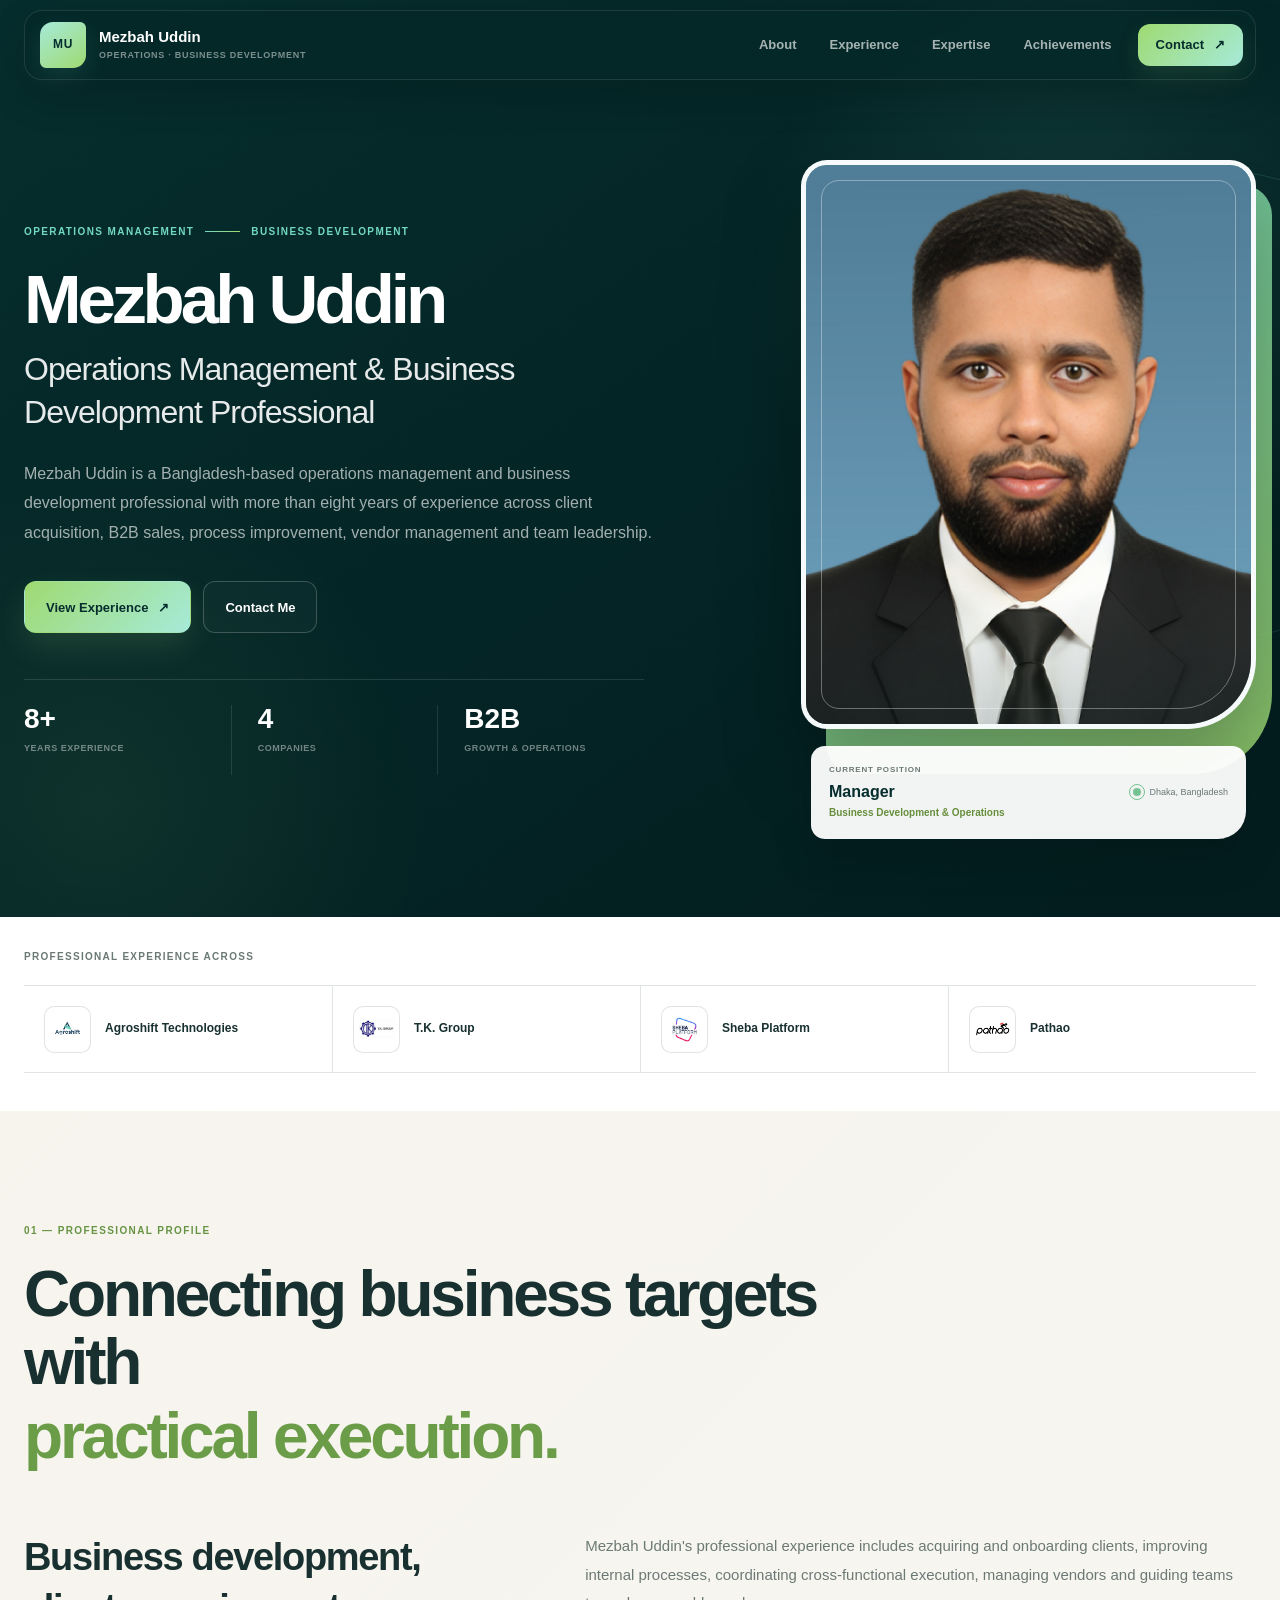
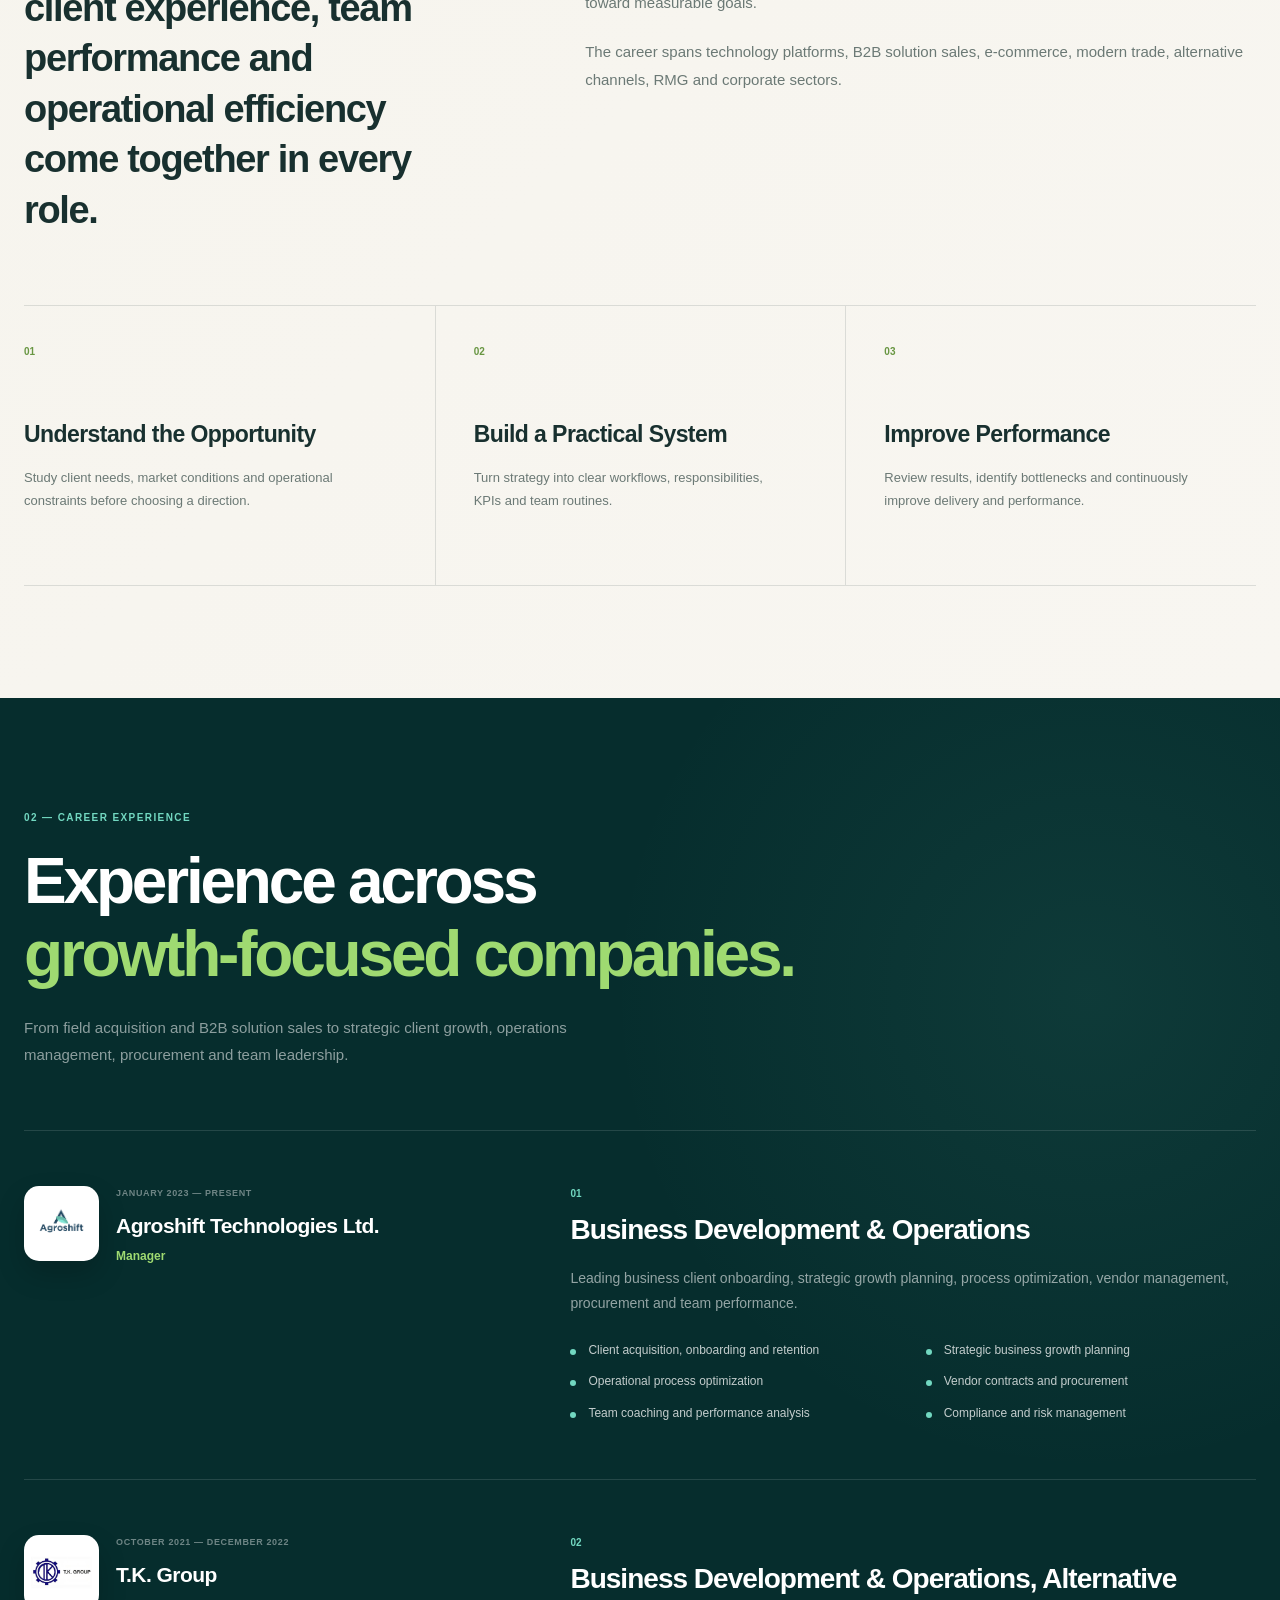
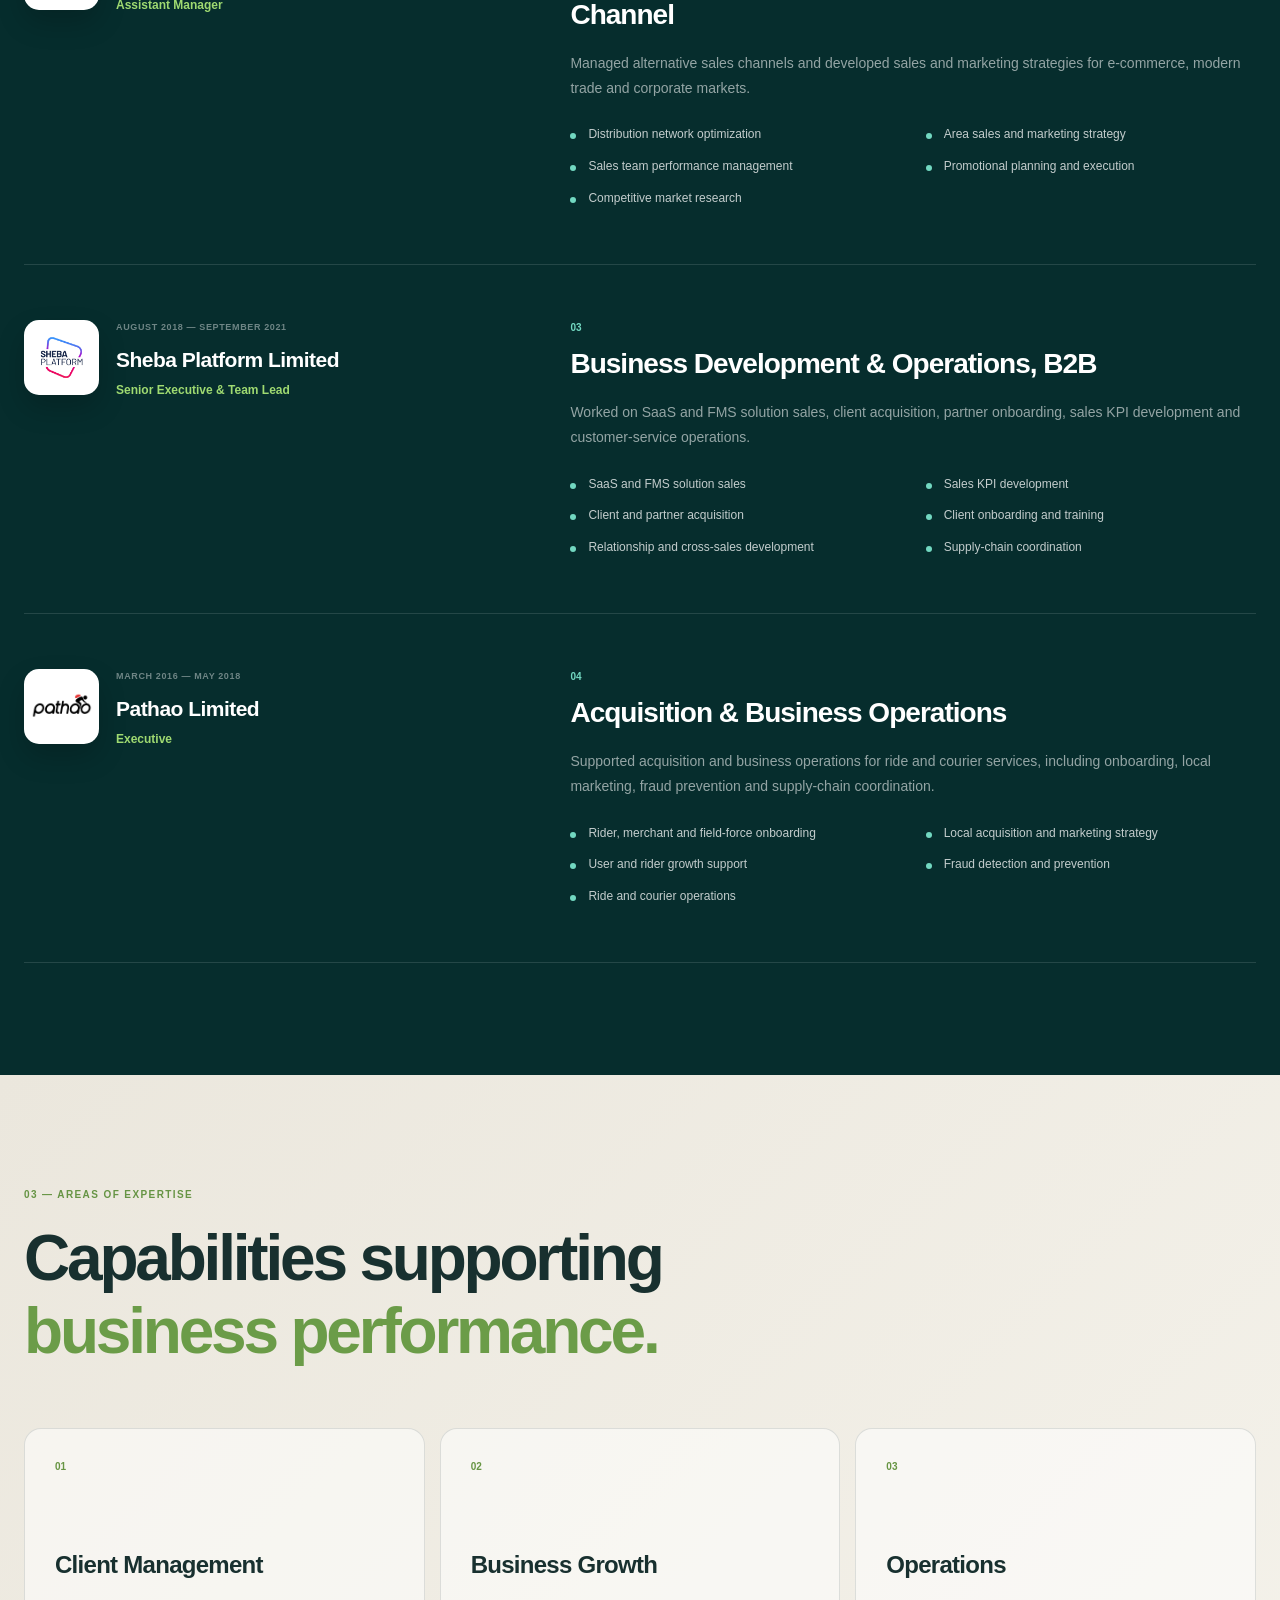
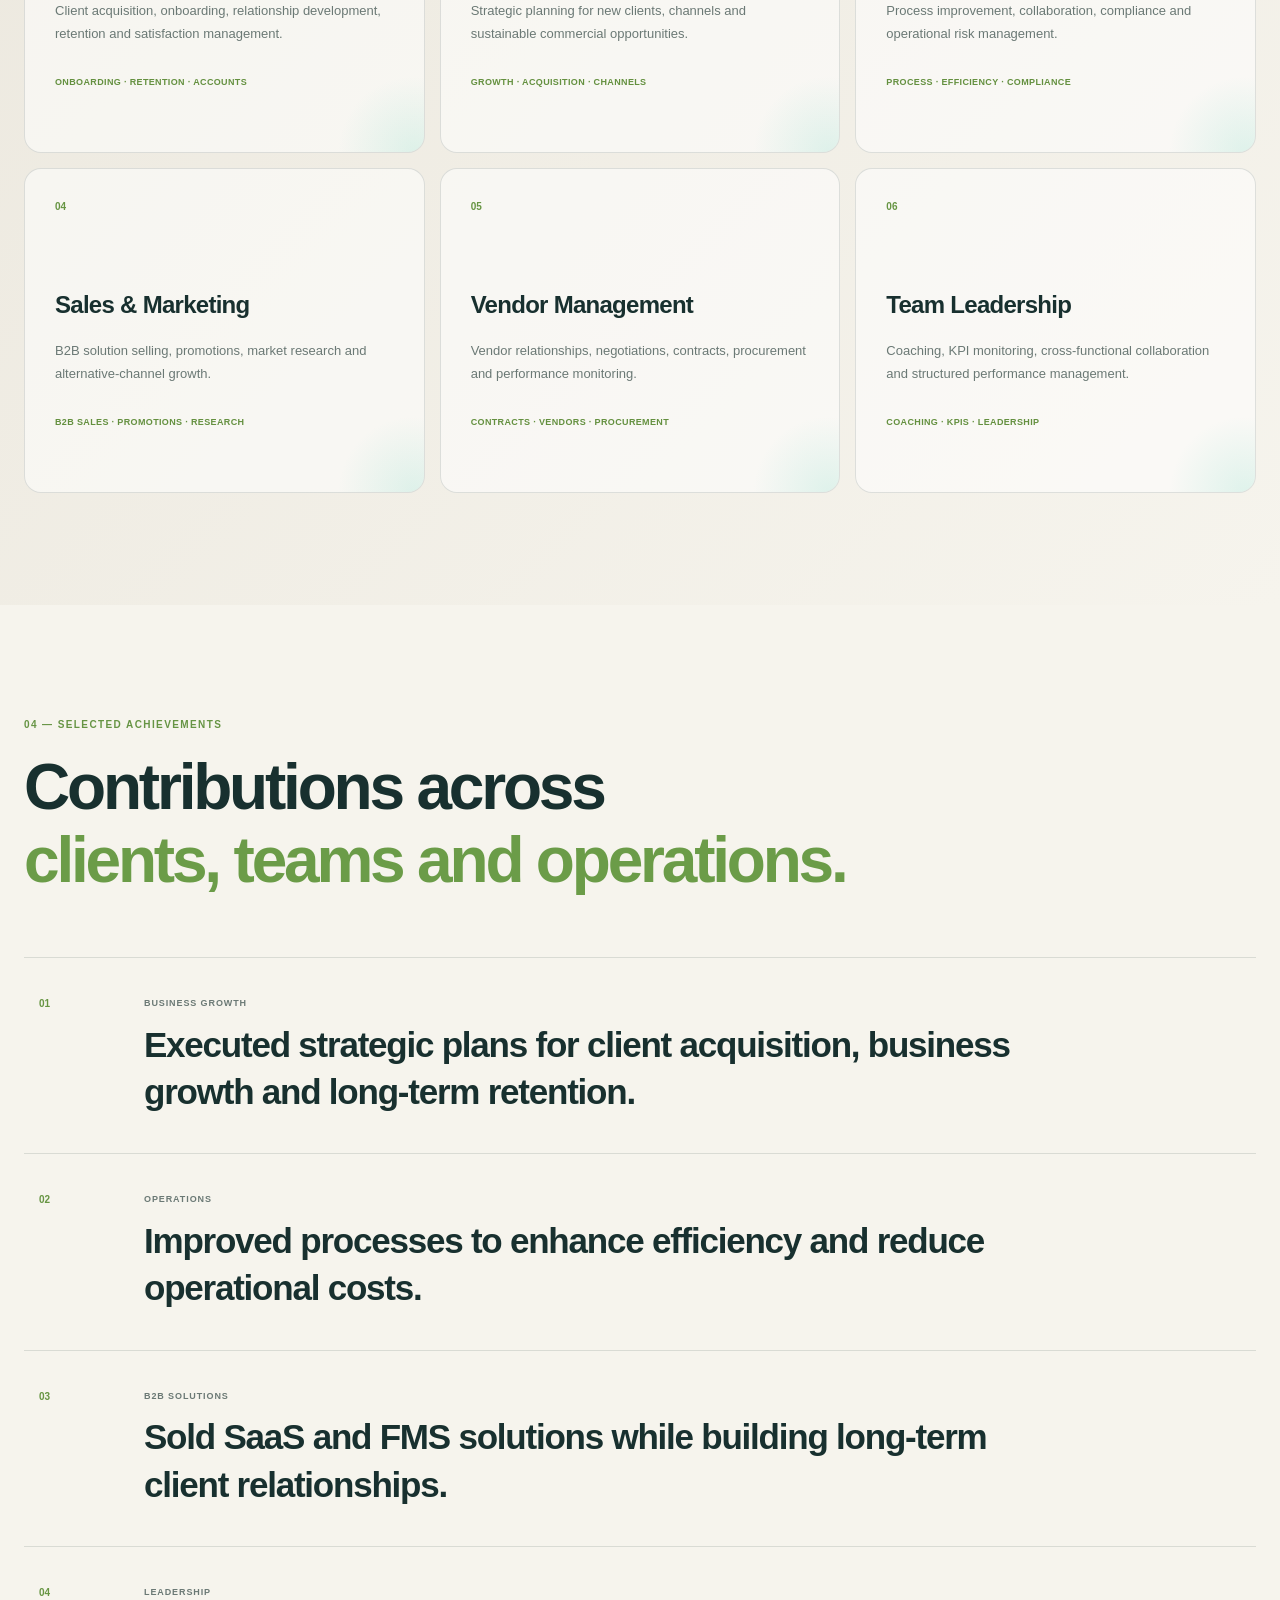
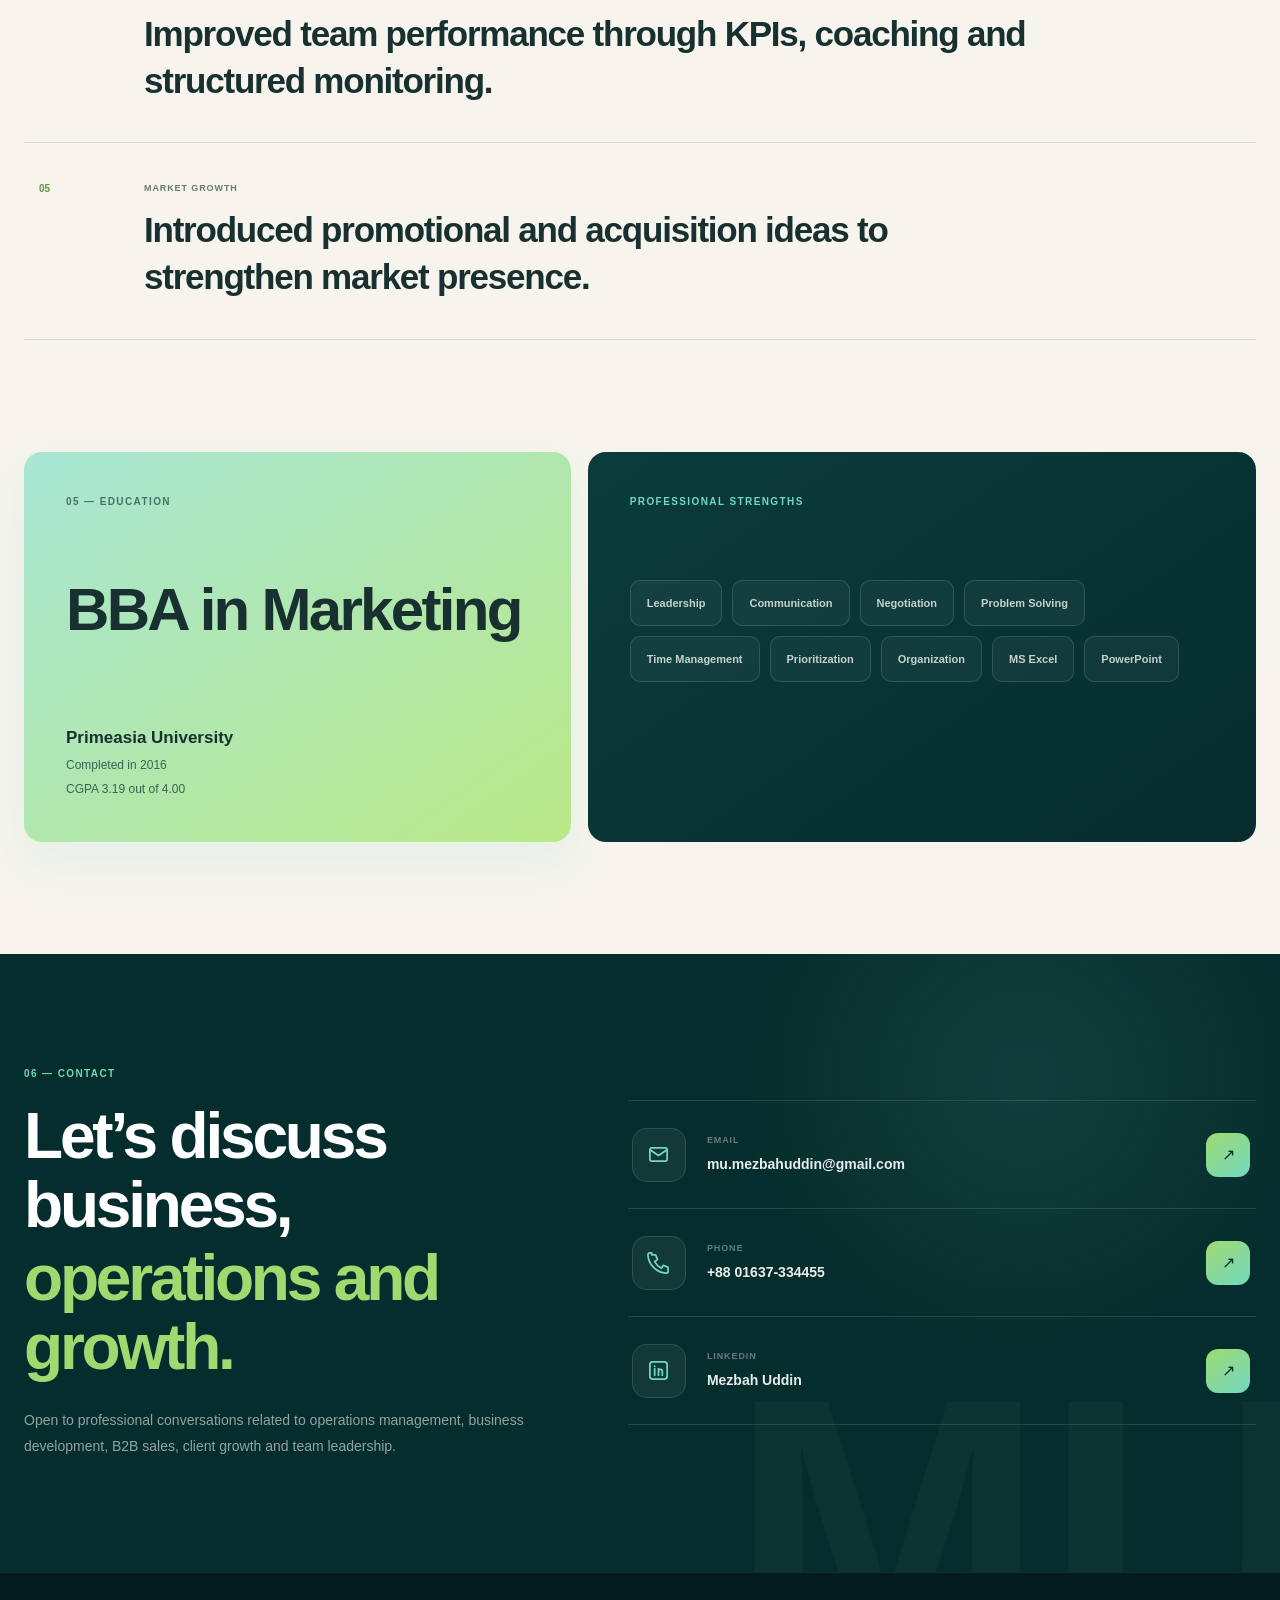
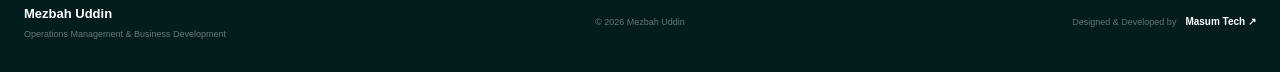
<file: index.html>
<!DOCTYPE html>
<html lang="en">
<head>
  <meta charset="UTF-8">

  <meta
    name="viewport"
    content="width=device-width, initial-scale=1.0"
  >

  <!-- ===================================
       PRIMARY SEO
  ==================================== -->

  <title>
    Mezbah Uddin | Operations Management & Business Development
  </title>

  <meta
    name="description"
    content="Mezbah Uddin is a Bangladesh-based Operations Management and Business Development professional experienced in B2B sales, client acquisition, process improvement, vendor management and team leadership."
  >

  <meta
    name="author"
    content="Mezbah Uddin"
  >

  <meta
    name="robots"
    content="index, follow, max-image-preview:large, max-snippet:-1"
  >

  <meta
    name="theme-color"
    content="#062d2d"
  >

  <!-- IMPORTANT: NEW CANONICAL URL -->

  <link
    rel="canonical"
    href="https://masumtechdev.github.io/mezbah-uddin-portfolio/"
  >

  <!-- ===================================
       ICON / MANIFEST
  ==================================== -->

  <link
    rel="icon"
    href="./favicon.svg"
    type="image/svg+xml"
  >

  <link
    rel="manifest"
    href="./site.webmanifest"
  >

  <!-- ===================================
       PRELOAD MAIN PORTRAIT
  ==================================== -->

  <link
    rel="preload"
    href="./Mezbah Uddin.jpeg"
    as="image"
    fetchpriority="high"
  >

  <!-- ===================================
       OPEN GRAPH
  ==================================== -->

  <meta
    property="og:type"
    content="profile"
  >

  <meta
    property="og:site_name"
    content="Mezbah Uddin Portfolio"
  >

  <meta
    property="og:title"
    content="Mezbah Uddin | Operations Management & Business Development"
  >

  <meta
    property="og:description"
    content="Official professional portfolio of Mezbah Uddin, covering operations management, business development, B2B sales, client growth and team leadership."
  >

  <meta
    property="og:url"
    content="https://masumtechdev.github.io/mezbah-uddin-portfolio/"
  >

  <meta
    property="og:image"
    content="https://masumtechdev.github.io/mezbah-uddin-portfolio/Mezbah%20Uddin.jpeg"
  >

  <meta
    property="og:image:alt"
    content="Professional portrait of Mezbah Uddin"
  >

  <!-- ===================================
       TWITTER / SOCIAL
  ==================================== -->

  <meta
    name="twitter:card"
    content="summary_large_image"
  >

  <meta
    name="twitter:title"
    content="Mezbah Uddin | Operations Management & Business Development"
  >

  <meta
    name="twitter:description"
    content="Mezbah Uddin is an Operations Management and Business Development professional based in Bangladesh."
  >

  <meta
    name="twitter:image"
    content="https://masumtechdev.github.io/mezbah-uddin-portfolio/Mezbah%20Uddin.jpeg"
  >

  <!-- ===================================
       STRUCTURED DATA
  ==================================== -->

  <script type="application/ld+json">
  {
    "@context": "https://schema.org",
    "@graph": [
      {
        "@type": "Person",
        "@id": "https://masumtechdev.github.io/mezbah-uddin-portfolio/#person",
        "name": "Mezbah Uddin",
        "url": "https://masumtechdev.github.io/mezbah-uddin-portfolio/",
        "image": "https://masumtechdev.github.io/mezbah-uddin-portfolio/Mezbah%20Uddin.jpeg",
        "jobTitle": "Manager, Business Development and Operations",
        "description": "Operations Management and Business Development professional based in Bangladesh with experience in B2B sales, client acquisition, process improvement, vendor management and team leadership.",
        "email": "mailto:mu.mezbahuddin@gmail.com",
        "telephone": "+8801637334455",
        "sameAs": [
          "https://www.linkedin.com/in/mezbah-uddin-om-bd-/"
        ],
        "address": {
          "@type": "PostalAddress",
          "addressLocality": "Dhaka",
          "addressCountry": "BD"
        },
        "worksFor": {
          "@type": "Organization",
          "name": "Agroshift Technologies Ltd."
        },
        "alumniOf": {
          "@type": "CollegeOrUniversity",
          "name": "Primeasia University"
        },
        "knowsAbout": [
          "Operations Management",
          "Business Development",
          "B2B Sales",
          "Client Acquisition",
          "Process Improvement",
          "Vendor Management",
          "Team Leadership"
        ]
      },
      {
        "@type": "WebSite",
        "@id": "https://masumtechdev.github.io/mezbah-uddin-portfolio/#website",
        "url": "https://masumtechdev.github.io/mezbah-uddin-portfolio/",
        "name": "Mezbah Uddin Portfolio",
        "publisher": {
          "@id": "https://masumtechdev.github.io/mezbah-uddin-portfolio/#person"
        }
      },
      {
        "@type": "ProfilePage",
        "@id": "https://masumtechdev.github.io/mezbah-uddin-portfolio/#profile",
        "url": "https://masumtechdev.github.io/mezbah-uddin-portfolio/",
        "name": "Mezbah Uddin | Operations Management & Business Development",
        "mainEntity": {
          "@id": "https://masumtechdev.github.io/mezbah-uddin-portfolio/#person"
        },
        "isPartOf": {
          "@id": "https://masumtechdev.github.io/mezbah-uddin-portfolio/#website"
        }
      }
    ]
  }
  </script>

  <!-- ===================================
       CSS / JS
  ==================================== -->

  <link
    rel="stylesheet"
    href="./style.css?v=4.4.0"
  >

  <script
    src="./script.js?v=4.4.0"
    defer
  ></script>

</head>

<body>

  <a
    class="skip-link"
    href="#mainContent"
  >
    Skip to content
  </a>


  <div
    class="scroll-progress"
    aria-hidden="true"
  >
    <span id="scrollProgress"></span>
  </div>


  <!-- ===================================
       HEADER
  ==================================== -->

  <header
    class="site-header"
    id="siteHeader"
  >

    <div class="container header-inner">

      <a
        class="brand"
        href="#home"
        aria-label="Mezbah Uddin homepage"
      >

        <span
          class="brand-mark"
          aria-hidden="true"
        >
          MU
        </span>

        <span class="brand-text">

          <strong>
            Mezbah Uddin
          </strong>

          <small>
            Operations · Business Development
          </small>

        </span>

      </a>


      <button
        class="menu-button"
        id="menuButton"
        type="button"
        aria-label="Open navigation"
        aria-expanded="false"
        aria-controls="mainNavigation"
      >
        <span></span>
        <span></span>
        <span></span>
      </button>


      <nav
        class="main-navigation"
        id="mainNavigation"
        aria-label="Primary navigation"
      >

        <a href="#about">
          About
        </a>

        <a href="#experience">
          Experience
        </a>

        <a href="#expertise">
          Expertise
        </a>

        <a href="#achievements">
          Achievements
        </a>

        <a
          href="#contact"
          class="nav-contact"
        >
          Contact
          <span>↗</span>
        </a>

      </nav>

    </div>

  </header>


  <!-- ===================================
       MAIN
  ==================================== -->

  <main id="mainContent">


    <!-- ===================================
         HERO
    ==================================== -->

    <section
      class="hero-section"
      id="home"
    >

      <div class="container hero-layout">


        <!-- TEXT -->

        <div class="hero-content">

          <p class="eyebrow">
            Operations Management
            <span></span>
            Business Development
          </p>


          <!--
            IMPORTANT SEO CHANGE:
            Exact person name is now
            the main visible H1.
          -->

          <h1>
            Mezbah Uddin
          </h1>


          <h2>
            Operations Management &
            Business Development Professional
          </h2>


          <p class="hero-description">
            Mezbah Uddin is a Bangladesh-based operations
            management and business development professional
            with more than eight years of experience across
            client acquisition, B2B sales, process improvement,
            vendor management and team leadership.
          </p>


          <div class="hero-actions">

            <a
              class="button button-primary"
              href="#experience"
            >
              View Experience
              <span>↗</span>
            </a>

            <a
              class="button button-outline"
              href="#contact"
            >
              Contact Me
            </a>

          </div>


          <div class="hero-stats">

            <article>

              <strong
                class="counter"
                data-count="8"
                data-suffix="+"
              >
                8+
              </strong>

              <span>
                Years Experience
              </span>

            </article>


            <article>

              <strong
                class="counter"
                data-count="4"
              >
                4
              </strong>

              <span>
                Companies
              </span>

            </article>


            <article>

              <strong>
                B2B
              </strong>

              <span>
                Growth & Operations
              </span>

            </article>

          </div>

        </div>


        <!-- PORTRAIT -->

        <div class="hero-portrait">

          <div
            class="portrait-decor"
            aria-hidden="true"
          ></div>


          <div class="portrait-wrap">

            <img
              id="portraitImage"
              src="./Mezbah Uddin.jpeg"
              alt="Mezbah Uddin, Operations Management and Business Development Professional"
              width="800"
              height="1000"
              loading="eager"
              decoding="async"
              fetchpriority="high"
            >


            <div class="portrait-fallback">

              <strong>
                MU
              </strong>

              <span>
                Mezbah Uddin
              </span>

            </div>

          </div>


          <div class="portrait-meta">

            <div>

              <small>
                Current Position
              </small>

              <strong>
                Manager
              </strong>

              <span>
                Business Development & Operations
              </span>

            </div>


            <div class="availability">

              <i></i>

              <span>
                Dhaka, Bangladesh
              </span>

            </div>

          </div>

        </div>

      </div>

    </section>


    <!-- ===================================
         COMPANIES
    ==================================== -->

    <section
      class="company-section"
      aria-label="Professional experience"
    >

      <div class="container">

        <p class="company-intro">
          Professional experience across
        </p>


        <div class="company-grid">


          <article class="company-item">

            <div class="company-logo">

              <img
                src="./Agroshift Technologies Ltd..png"
                alt="Agroshift Technologies logo"
                loading="lazy"
              >

            </div>

            <span>
              Agroshift Technologies
            </span>

          </article>


          <article class="company-item">

            <div class="company-logo">

              <img
                src="./T.K. Group.jpg"
                alt="T.K. Group logo"
                loading="lazy"
              >

            </div>

            <span>
              T.K. Group
            </span>

          </article>


          <article class="company-item">

            <div class="company-logo">

              <img
                src="./Sheba Platform Limited.png"
                alt="Sheba Platform logo"
                loading="lazy"
              >

            </div>

            <span>
              Sheba Platform
            </span>

          </article>


          <article class="company-item">

            <div class="company-logo">

              <img
                src="./Pathao.png"
                alt="Pathao logo"
                loading="lazy"
              >

            </div>

            <span>
              Pathao
            </span>

          </article>

        </div>

      </div>

    </section>


    <!-- ===================================
         ABOUT
    ==================================== -->

    <section
      class="section about-section"
      id="about"
    >

      <div class="container">

        <header class="section-heading reveal">

          <p class="section-number">
            01 — Professional Profile
          </p>

          <h2>
            Connecting business targets with
            <span>practical execution.</span>
          </h2>

        </header>


        <div class="about-layout">

          <div class="about-intro reveal">

            <p>
              Business development, client experience,
              team performance and operational efficiency
              come together in every role.
            </p>

          </div>


          <div class="about-copy reveal">

            <p>
              Mezbah Uddin's professional experience includes
              acquiring and onboarding clients, improving internal
              processes, coordinating cross-functional execution,
              managing vendors and guiding teams toward measurable
              goals.
            </p>

            <p>
              The career spans technology platforms, B2B solution
              sales, e-commerce, modern trade, alternative channels,
              RMG and corporate sectors.
            </p>

          </div>

        </div>


        <div class="approach-grid">


          <article class="approach-card reveal">

            <span>
              01
            </span>

            <h3>
              Understand the Opportunity
            </h3>

            <p>
              Study client needs, market conditions and operational
              constraints before choosing a direction.
            </p>

          </article>


          <article class="approach-card reveal">

            <span>
              02
            </span>

            <h3>
              Build a Practical System
            </h3>

            <p>
              Turn strategy into clear workflows, responsibilities,
              KPIs and team routines.
            </p>

          </article>


          <article class="approach-card reveal">

            <span>
              03
            </span>

            <h3>
              Improve Performance
            </h3>

            <p>
              Review results, identify bottlenecks and continuously
              improve delivery and performance.
            </p>

          </article>

        </div>

      </div>

    </section>


    <!-- ===================================
         EXPERIENCE
    ==================================== -->

    <section
      class="section experience-section"
      id="experience"
    >

      <div class="container">

        <header
          class="section-heading light-heading reveal"
        >

          <p class="section-number">
            02 — Career Experience
          </p>

          <h2>
            Experience across
            <span>growth-focused companies.</span>
          </h2>

          <p class="section-description">
            From field acquisition and B2B solution sales to
            strategic client growth, operations management,
            procurement and team leadership.
          </p>

        </header>


        <div class="timeline">


          <!-- AGROSHIFT -->

          <article class="experience-item reveal">

            <div class="experience-company">

              <div class="experience-logo">

                <img
                  src="./Agroshift Technologies Ltd..png"
                  alt="Agroshift Technologies logo"
                  loading="lazy"
                >

              </div>


              <div>

                <span>
                  January 2023 — Present
                </span>

                <h3>
                  Agroshift Technologies Ltd.
                </h3>

                <p>
                  Manager
                </p>

              </div>

            </div>


            <div class="experience-details">

              <span class="experience-number">
                01
              </span>

              <h4>
                Business Development & Operations
              </h4>

              <p>
                Leading business client onboarding, strategic growth
                planning, process optimization, vendor management,
                procurement and team performance.
              </p>

              <ul>

                <li>
                  Client acquisition, onboarding and retention
                </li>

                <li>
                  Strategic business growth planning
                </li>

                <li>
                  Operational process optimization
                </li>

                <li>
                  Vendor contracts and procurement
                </li>

                <li>
                  Team coaching and performance analysis
                </li>

                <li>
                  Compliance and risk management
                </li>

              </ul>

            </div>

          </article>


          <!-- T.K. GROUP -->

          <article class="experience-item reveal">

            <div class="experience-company">

              <div class="experience-logo">

                <img
                  src="./T.K. Group.jpg"
                  alt="T.K. Group logo"
                  loading="lazy"
                >

              </div>


              <div>

                <span>
                  October 2021 — December 2022
                </span>

                <h3>
                  T.K. Group
                </h3>

                <p>
                  Assistant Manager
                </p>

              </div>

            </div>


            <div class="experience-details">

              <span class="experience-number">
                02
              </span>

              <h4>
                Business Development & Operations,
                Alternative Channel
              </h4>

              <p>
                Managed alternative sales channels and developed
                sales and marketing strategies for e-commerce,
                modern trade and corporate markets.
              </p>

              <ul>

                <li>
                  Distribution network optimization
                </li>

                <li>
                  Area sales and marketing strategy
                </li>

                <li>
                  Sales team performance management
                </li>

                <li>
                  Promotional planning and execution
                </li>

                <li>
                  Competitive market research
                </li>

              </ul>

            </div>

          </article>


          <!-- SHEBA -->

          <article class="experience-item reveal">

            <div class="experience-company">

              <div class="experience-logo">

                <img
                  src="./Sheba Platform Limited.png"
                  alt="Sheba Platform logo"
                  loading="lazy"
                >

              </div>


              <div>

                <span>
                  August 2018 — September 2021
                </span>

                <h3>
                  Sheba Platform Limited
                </h3>

                <p>
                  Senior Executive & Team Lead
                </p>

              </div>

            </div>


            <div class="experience-details">

              <span class="experience-number">
                03
              </span>

              <h4>
                Business Development & Operations, B2B
              </h4>

              <p>
                Worked on SaaS and FMS solution sales,
                client acquisition, partner onboarding,
                sales KPI development and customer-service
                operations.
              </p>

              <ul>

                <li>
                  SaaS and FMS solution sales
                </li>

                <li>
                  Sales KPI development
                </li>

                <li>
                  Client and partner acquisition
                </li>

                <li>
                  Client onboarding and training
                </li>

                <li>
                  Relationship and cross-sales development
                </li>

                <li>
                  Supply-chain coordination
                </li>

              </ul>

            </div>

          </article>


          <!-- PATHAO -->

          <article class="experience-item reveal">

            <div class="experience-company">

              <div class="experience-logo">

                <img
                  src="./Pathao.png"
                  alt="Pathao logo"
                  loading="lazy"
                >

              </div>


              <div>

                <span>
                  March 2016 — May 2018
                </span>

                <h3>
                  Pathao Limited
                </h3>

                <p>
                  Executive
                </p>

              </div>

            </div>


            <div class="experience-details">

              <span class="experience-number">
                04
              </span>

              <h4>
                Acquisition & Business Operations
              </h4>

              <p>
                Supported acquisition and business operations for
                ride and courier services, including onboarding,
                local marketing, fraud prevention and supply-chain
                coordination.
              </p>

              <ul>

                <li>
                  Rider, merchant and field-force onboarding
                </li>

                <li>
                  Local acquisition and marketing strategy
                </li>

                <li>
                  User and rider growth support
                </li>

                <li>
                  Fraud detection and prevention
                </li>

                <li>
                  Ride and courier operations
                </li>

              </ul>

            </div>

          </article>

        </div>

      </div>

    </section>


    <!-- ===================================
         EXPERTISE
    ==================================== -->

    <section
      class="section expertise-section"
      id="expertise"
    >

      <div class="container">

        <header class="section-heading reveal">

          <p class="section-number">
            03 — Areas of Expertise
          </p>

          <h2>
            Capabilities supporting
            <span>business performance.</span>
          </h2>

        </header>


        <div class="expertise-grid">


          <article class="expertise-card reveal">

            <span>
              01
            </span>

            <h3>
              Client Management
            </h3>

            <p>
              Client acquisition, onboarding, relationship
              development, retention and satisfaction management.
            </p>

            <small>
              Onboarding · Retention · Accounts
            </small>

          </article>


          <article class="expertise-card reveal">

            <span>
              02
            </span>

            <h3>
              Business Growth
            </h3>

            <p>
              Strategic planning for new clients, channels and
              sustainable commercial opportunities.
            </p>

            <small>
              Growth · Acquisition · Channels
            </small>

          </article>


          <article class="expertise-card reveal">

            <span>
              03
            </span>

            <h3>
              Operations
            </h3>

            <p>
              Process improvement, collaboration, compliance
              and operational risk management.
            </p>

            <small>
              Process · Efficiency · Compliance
            </small>

          </article>


          <article class="expertise-card reveal">

            <span>
              04
            </span>

            <h3>
              Sales & Marketing
            </h3>

            <p>
              B2B solution selling, promotions, market research
              and alternative-channel growth.
            </p>

            <small>
              B2B Sales · Promotions · Research
            </small>

          </article>


          <article class="expertise-card reveal">

            <span>
              05
            </span>

            <h3>
              Vendor Management
            </h3>

            <p>
              Vendor relationships, negotiations, contracts,
              procurement and performance monitoring.
            </p>

            <small>
              Contracts · Vendors · Procurement
            </small>

          </article>


          <article class="expertise-card reveal">

            <span>
              06
            </span>

            <h3>
              Team Leadership
            </h3>

            <p>
              Coaching, KPI monitoring, cross-functional
              collaboration and structured performance management.
            </p>

            <small>
              Coaching · KPIs · Leadership
            </small>

          </article>

        </div>

      </div>

    </section>


    <!-- ===================================
         ACHIEVEMENTS
    ==================================== -->

    <section
      class="section achievements-section"
      id="achievements"
    >

      <div class="container">

        <header class="section-heading reveal">

          <p class="section-number">
            04 — Selected Achievements
          </p>

          <h2>
            Contributions across
            <span>clients, teams and operations.</span>
          </h2>

        </header>


        <div class="achievements-list">


          <article class="achievement-item reveal">

            <span>
              01
            </span>

            <div>

              <small>
                Business Growth
              </small>

              <h3>
                Executed strategic plans for client acquisition,
                business growth and long-term retention.
              </h3>

            </div>

          </article>


          <article class="achievement-item reveal">

            <span>
              02
            </span>

            <div>

              <small>
                Operations
              </small>

              <h3>
                Improved processes to enhance efficiency
                and reduce operational costs.
              </h3>

            </div>

          </article>


          <article class="achievement-item reveal">

            <span>
              03
            </span>

            <div>

              <small>
                B2B Solutions
              </small>

              <h3>
                Sold SaaS and FMS solutions while building
                long-term client relationships.
              </h3>

            </div>

          </article>


          <article class="achievement-item reveal">

            <span>
              04
            </span>

            <div>

              <small>
                Leadership
              </small>

              <h3>
                Improved team performance through KPIs,
                coaching and structured monitoring.
              </h3>

            </div>

          </article>


          <article class="achievement-item reveal">

            <span>
              05
            </span>

            <div>

              <small>
                Market Growth
              </small>

              <h3>
                Introduced promotional and acquisition ideas
                to strengthen market presence.
              </h3>

            </div>

          </article>

        </div>

      </div>

    </section>


    <!-- ===================================
         EDUCATION
    ==================================== -->

    <section class="education-section">

      <div class="container education-layout">


        <article class="education-main reveal">

          <p class="section-number">
            05 — Education
          </p>

          <h2>
            BBA in Marketing
          </h2>

          <div class="education-details">

            <strong>
              Primeasia University
            </strong>

            <span>
              Completed in 2016
            </span>

            <span>
              CGPA 3.19 out of 4.00
            </span>

          </div>

        </article>


        <article class="strengths-card reveal">

          <p class="section-number">
            Professional Strengths
          </p>

          <div class="strengths-list">

            <span>Leadership</span>
            <span>Communication</span>
            <span>Negotiation</span>
            <span>Problem Solving</span>
            <span>Time Management</span>
            <span>Prioritization</span>
            <span>Organization</span>
            <span>MS Excel</span>
            <span>PowerPoint</span>

          </div>

        </article>

      </div>

    </section>


    <!-- ===================================
         CONTACT
    ==================================== -->

    <section
      class="section contact-section"
      id="contact"
    >

      <div class="container contact-layout">


        <div class="contact-copy reveal">

          <p class="section-number">
            06 — Contact
          </p>

          <h2>
            Let’s discuss business,
            <span>operations and growth.</span>
          </h2>

          <p class="contact-description">
            Open to professional conversations related to
            operations management, business development,
            B2B sales, client growth and team leadership.
          </p>

        </div>


        <div class="contact-links reveal">


          <!-- EMAIL -->

          <a
            href="mailto:mu.mezbahuddin@gmail.com"
            class="contact-item"
          >

            <span class="contact-icon">

              <svg
                viewBox="0 0 24 24"
                aria-hidden="true"
              >

                <rect
                  x="3"
                  y="5"
                  width="18"
                  height="14"
                  rx="2"
                ></rect>

                <path
                  d="M3 7l9 6 9-6"
                ></path>

              </svg>

            </span>


            <div class="contact-info">

              <small>
                Email
              </small>

              <strong>
                mu.mezbahuddin@gmail.com
              </strong>

            </div>


            <span class="contact-arrow">
              ↗
            </span>

          </a>


          <!-- PHONE -->

          <a
            href="tel:+8801637334455"
            class="contact-item"
          >

            <span class="contact-icon">

              <svg
                viewBox="0 0 24 24"
                aria-hidden="true"
              >

                <path
                  d="M5 4h4l2 5-3 2c1.7 3.3 3.7 5.3 7 7l2-3 5 2v4c0 1.1-.9 2-2 2C10.2 23 1 13.8 1 4c0-1.1.9-2 2-2h2z"
                ></path>

              </svg>

            </span>


            <div class="contact-info">

              <small>
                Phone
              </small>

              <strong>
                +88 01637-334455
              </strong>

            </div>


            <span class="contact-arrow">
              ↗
            </span>

          </a>


          <!-- LINKEDIN -->

          <a
            href="https://www.linkedin.com/in/mezbah-uddin-om-bd-/"
            target="_blank"
            rel="noopener noreferrer"
            class="contact-item"
          >

            <span class="contact-icon">

              <svg
                viewBox="0 0 24 24"
                aria-hidden="true"
              >

                <rect
                  x="3"
                  y="3"
                  width="18"
                  height="18"
                  rx="3"
                ></rect>

                <path
                  d="M8 10v7M8 7.5v.1M12 10v7M12 13c0-3 4-3 4 0v4"
                ></path>

              </svg>

            </span>


            <div class="contact-info">

              <small>
                LinkedIn
              </small>

              <strong>
                Mezbah Uddin
              </strong>

            </div>


            <span class="contact-arrow">
              ↗
            </span>

          </a>

        </div>

      </div>

    </section>

  </main>


  <!-- ===================================
       FOOTER
  ==================================== -->

  <footer class="site-footer">

    <div class="container footer-layout">


      <div class="footer-name">

        <strong>
          Mezbah Uddin
        </strong>

        <span>
          Operations Management & Business Development
        </span>

      </div>


      <p>
        © <span id="currentYear"></span>
        Mezbah Uddin
      </p>


      <div class="developer-credit">

        <span>
          Designed & Developed by
        </span>

        <a
          href="https://masumtechdev.github.io/portfolio/"
          target="_blank"
          rel="noopener noreferrer"
        >
          Masum Tech ↗
        </a>

      </div>

    </div>

  </footer>

</body>
</html>
</file>
<file: style.css>
:root {
  --dark: #062d2d;
  --dark-deep: #031d1e;
  --dark-soft: #0b3b3b;

  --green: #9fda71;
  --mint: #72d8c1;
  --mint-soft: #a6ead9;

  --cream: #f6f4ed;
  --cream-dark: #ebe7dd;
  --white: #ffffff;

  --text: #18302f;
  --muted: #6b7975;

  --line: rgba(24, 48, 47, 0.13);
  --line-light: rgba(255, 255, 255, 0.12);

  --container: 1240px;
  --header-height: 88px;

  --font:
    "Segoe UI",
    Arial,
    Helvetica,
    sans-serif;

  --ease:
    cubic-bezier(0.22, 1, 0.36, 1);

  --shadow:
    0 24px 60px rgba(4, 34, 34, 0.14);
}


/* ========================================
   RESET
======================================== */

*,
*::before,
*::after {
  box-sizing: border-box;
}

html {
  scroll-behavior: smooth;
}

body {
  margin: 0;

  overflow-x: hidden;

  color: var(--text);

  background: var(--cream);

  font-family: var(--font);

  line-height: 1.65;

  -webkit-font-smoothing: antialiased;

  text-rendering: optimizeLegibility;
}

body.menu-open {
  overflow: hidden;
}

img {
  display: block;

  max-width: 100%;
}

a {
  color: inherit;

  text-decoration: none;
}

button {
  color: inherit;

  font: inherit;
}

h1,
h2,
h3,
h4,
p {
  margin-top: 0;
}

ul {
  margin: 0;

  padding: 0;

  list-style: none;
}

svg {
  fill: none;

  stroke: currentColor;

  stroke-width: 1.8;

  stroke-linecap: round;

  stroke-linejoin: round;
}

section {
  scroll-margin-top: 100px;
}

.container {
  width:
    min(
      calc(100% - 48px),
      var(--container)
    );

  margin-inline: auto;
}


/* ========================================
   SKIP LINK
======================================== */

.skip-link {
  position: fixed;

  top: -80px;
  left: 20px;

  z-index: 9999;

  padding: 12px 18px;

  color: var(--dark);

  background: var(--green);

  border-radius: 8px;

  font-weight: 700;

  transition: top 0.2s ease;
}

.skip-link:focus {
  top: 20px;
}


/* ========================================
   SCROLL PROGRESS
======================================== */

.scroll-progress {
  position: fixed;

  inset: 0 0 auto;

  z-index: 9999;

  height: 3px;

  pointer-events: none;
}

.scroll-progress span {
  display: block;

  width: 0;

  height: 100%;

  background:
    linear-gradient(
      90deg,
      var(--mint),
      var(--green)
    );

  box-shadow:
    0 0 14px
    rgba(114, 216, 193, 0.55);
}


/* ========================================
   HEADER
======================================== */

.site-header {
  position: fixed;

  inset: 0 0 auto;

  z-index: 5000;

  height: var(--header-height);

  pointer-events: none;
}

.header-inner {
  display: flex;

  align-items: center;

  justify-content: space-between;

  gap: 30px;

  height: 70px;

  margin-top: 10px;

  padding:
    9px 12px
    9px 15px;

  color: var(--white);

  background:
    rgba(5, 40, 40, 0.86);

  border:
    1px solid
    rgba(255, 255, 255, 0.1);

  border-radius: 18px;

  backdrop-filter: blur(16px);

  -webkit-backdrop-filter: blur(16px);

  box-shadow:
    0 16px 40px
    rgba(0, 0, 0, 0.16);

  pointer-events: auto;

  animation:
    headerEnter
    0.7s
    var(--ease)
    both;

  transition:
    height 0.3s ease,
    margin 0.3s ease,
    background 0.3s ease,
    box-shadow 0.3s ease;
}

.site-header.scrolled
.header-inner {
  height: 62px;

  margin-top: 7px;

  background:
    rgba(3, 29, 30, 0.97);

  box-shadow:
    0 18px 45px
    rgba(0, 0, 0, 0.23);
}


/* ========================================
   BRAND
======================================== */

.brand {
  display: inline-flex;

  align-items: center;

  gap: 13px;

  flex-shrink: 0;
}

.brand-mark {
  display: grid;

  place-items: center;

  width: 46px;

  height: 46px;

  color: var(--dark);

  background:
    linear-gradient(
      145deg,
      var(--mint-soft),
      var(--green)
    );

  border-radius:
    13px 6px
    13px 6px;

  font-size: 12px;

  font-weight: 900;

  letter-spacing: 0.06em;

  box-shadow:
    0 8px 22px
    rgba(114, 216, 193, 0.12);

  transition:
    transform 0.35s var(--ease),
    border-radius 0.35s ease;
}

.brand:hover
.brand-mark {
  transform:
    rotate(-4deg)
    scale(1.04);

  border-radius:
    6px 13px
    6px 13px;
}

.brand-text {
  display: flex;

  flex-direction: column;

  line-height: 1.1;
}

.brand-text strong {
  font-size: 15px;
}

.brand-text small {
  margin-top: 5px;

  color:
    rgba(255, 255, 255, 0.48);

  font-size: 9px;

  font-weight: 700;

  letter-spacing: 0.08em;

  text-transform: uppercase;
}


/* ========================================
   NAV
======================================== */

.main-navigation {
  display: flex;

  align-items: center;

  gap: 7px;
}

.main-navigation > a {
  position: relative;

  padding:
    10px 13px;

  color:
    rgba(255, 255, 255, 0.65);

  border-radius: 10px;

  font-size: 13px;

  font-weight: 650;

  transition:
    color 0.25s ease,
    background 0.25s ease,
    transform 0.25s ease;
}

.main-navigation
> a:not(.nav-contact):hover {
  color: var(--white);

  background:
    rgba(255, 255, 255, 0.06);

  transform:
    translateY(-2px);
}

.main-navigation
> a.active:not(.nav-contact) {
  color: var(--white);

  background:
    rgba(255, 255, 255, 0.04);
}

.main-navigation
> a.active:not(.nav-contact)::after {
  content: "";

  position: absolute;

  left: 13px;

  right: 13px;

  bottom: 5px;

  height: 2px;

  background: var(--mint);

  border-radius: 10px;

  animation:
    navLine
    0.35s
    var(--ease)
    both;
}


/* CONTACT BUTTON */

.nav-contact {
  display: inline-flex;

  align-items: center;

  gap: 10px;

  margin-left: 6px;

  padding-inline:
    18px !important;

  color:
    var(--dark) !important;

  background:
    linear-gradient(
      135deg,
      var(--green),
      var(--mint-soft)
    );

  border-radius:
    12px !important;

  font-weight:
    800 !important;

  box-shadow:
    0 10px 24px
    rgba(159, 218, 113, 0.12);

  transition:
    transform 0.3s var(--ease),
    background 0.3s ease,
    box-shadow 0.3s ease !important;
}

.nav-contact span {
  transition:
    transform 0.3s ease;
}

.nav-contact:hover {
  color:
    var(--dark) !important;

  background:
    var(--white);

  transform:
    translateY(-3px);

  box-shadow:
    0 14px 30px
    rgba(0, 0, 0, 0.18);
}

.nav-contact:hover span {
  transform:
    translate(2px, -2px);
}


/* ========================================
   MENU BUTTON
======================================== */

.menu-button {
  position: relative;

  z-index: 5300;

  display: none;

  width: 46px;

  height: 46px;

  padding: 0;

  background:
    rgba(255, 255, 255, 0.05);

  border:
    1px solid
    rgba(255, 255, 255, 0.15);

  border-radius: 12px;

  cursor: pointer;
}

.menu-button span {
  position: absolute;

  left: 50%;

  width: 20px;

  height: 2px;

  background: var(--white);

  border-radius: 10px;

  transform:
    translateX(-50%);

  transition:
    top 0.3s ease,
    transform 0.3s ease,
    opacity 0.25s ease;
}

.menu-button
span:nth-child(1) {
  top: 15px;
}

.menu-button
span:nth-child(2) {
  top: 22px;
}

.menu-button
span:nth-child(3) {
  top: 29px;
}

.menu-button.active
span:nth-child(1) {
  top: 22px;

  transform:
    translateX(-50%)
    rotate(45deg);
}

.menu-button.active
span:nth-child(2) {
  opacity: 0;
}

.menu-button.active
span:nth-child(3) {
  top: 22px;

  transform:
    translateX(-50%)
    rotate(-45deg);
}


/* ========================================
   HERO
======================================== */

.hero-section {
  position: relative;

  overflow: hidden;

  min-height: 100vh;

  padding-top:
    var(--header-height);

  color: var(--white);

  background:
    radial-gradient(
      circle at 84% 30%,
      rgba(114, 216, 193, 0.13),
      transparent 26%
    ),
    radial-gradient(
      circle at 8% 88%,
      rgba(159, 218, 113, 0.07),
      transparent 23%
    ),
    linear-gradient(
      145deg,
      #062d2d 0%,
      #042425 56%,
      #031c1d 100%
    );
}

.hero-section::before {
  content: "";

  position: absolute;

  inset: 0;

  opacity: 0.13;

  background-image:
    linear-gradient(
      rgba(255, 255, 255, 0.035) 1px,
      transparent 1px
    ),
    linear-gradient(
      90deg,
      rgba(255, 255, 255, 0.035) 1px,
      transparent 1px
    );

  background-size:
    80px 80px;

  pointer-events: none;
}

.hero-section::after {
  content: "";

  position: absolute;

  top: 170px;

  right: -170px;

  width: 470px;

  height: 470px;

  border:
    1px solid
    rgba(114, 216, 193, 0.15);

  border-radius: 50%;

  animation:
    slowRotate
    20s
    linear
    infinite;

  pointer-events: none;
}

.hero-layout {
  position: relative;

  z-index: 2;

  display: grid;

  grid-template-columns:
    minmax(0, 1.08fr)
    minmax(390px, 0.78fr);

  align-items: center;

  gap: 80px;

  min-height:
    calc(
      100vh -
      var(--header-height)
    );

  padding:
    72px 0 78px;
}


/* HERO TEXT */

.hero-content {
  max-width: 720px;

  animation:
    heroTextEnter
    0.85s
    0.08s
    var(--ease)
    both;
}

.eyebrow {
  display: flex;

  align-items: center;

  gap: 11px;

  margin-bottom: 24px;

  color: var(--mint);

  font-size: 10px;

  font-weight: 800;

  letter-spacing: 0.14em;

  text-transform: uppercase;
}

.eyebrow span {
  width: 35px;

  height: 1px;

  background:
    linear-gradient(
      90deg,
      var(--mint),
      var(--green)
    );
}

.hero-content h1 {
  max-width: 760px;

  margin-bottom: 12px;

  font-size:
    clamp(
      52px,
      5.4vw,
      78px
    );

  font-weight: 750;

  line-height: 1.035;

  letter-spacing: -0.058em;
}

.hero-content h1 span {
  display: block;

  color: var(--green);
}

.hero-content h2 {
  max-width: 650px;

  margin-bottom: 25px;

  color:
    rgba(255, 255, 255, 0.9);

  font-size:
    clamp(
      25px,
      2.5vw,
      34px
    );

  font-weight: 500;

  line-height: 1.35;

  letter-spacing: -0.03em;
}

.hero-description {
  max-width: 630px;

  margin-bottom: 34px;

  color:
    rgba(255, 255, 255, 0.63);

  font-size: 16px;

  line-height: 1.84;
}


/* ========================================
   BUTTON
======================================== */

.hero-actions {
  display: flex;

  flex-wrap: wrap;

  gap: 12px;

  margin-bottom: 46px;
}

.button {
  display: inline-flex;

  align-items: center;

  justify-content: center;

  gap: 10px;

  min-height: 52px;

  padding:
    0 21px;

  border:
    1px solid transparent;

  border-radius: 12px;

  font-size: 13px;

  font-weight: 800;

  transition:
    transform 0.3s var(--ease),
    background 0.3s ease,
    border-color 0.3s ease,
    color 0.3s ease,
    box-shadow 0.3s ease;
}

.button span {
  transition:
    transform 0.3s ease;
}

.button:hover {
  transform:
    translateY(-3px);
}

.button:hover span {
  transform:
    translate(2px, -2px);
}

.button-primary {
  color: var(--dark);

  background:
    linear-gradient(
      135deg,
      var(--green),
      var(--mint-soft)
    );

  box-shadow:
    0 14px 30px
    rgba(159, 218, 113, 0.13);
}

.button-primary:hover {
  background:
    var(--white);
}

.button-outline {
  color: var(--white);

  background:
    rgba(255, 255, 255, 0.025);

  border-color:
    rgba(255, 255, 255, 0.2);
}

.button-outline:hover {
  color: var(--dark);

  background:
    var(--white);

  border-color:
    var(--white);
}


/* ========================================
   HERO STATS
======================================== */

.hero-stats {
  display: grid;

  grid-template-columns:
    repeat(3, 1fr);

  max-width: 620px;

  padding-top: 25px;

  border-top:
    1px solid
    var(--line-light);
}

.hero-stats article {
  display: flex;

  flex-direction: column;

  gap: 8px;

  min-height: 70px;

  padding-right: 20px;
}

.hero-stats article
+ article {
  padding-left: 26px;

  border-left:
    1px solid
    rgba(255, 255, 255, 0.11);
}

.hero-stats strong {
  font-size: 28px;

  line-height: 1;
}

.hero-stats span {
  color:
    rgba(255, 255, 255, 0.43);

  font-size: 9px;

  font-weight: 700;

  letter-spacing: 0.06em;

  text-transform: uppercase;
}


/* ========================================
   PORTRAIT
======================================== */

.hero-portrait {
  position: relative;

  width: 100%;

  max-width: 455px;

  margin-left: auto;

  animation:
    portraitEnter
    0.9s
    0.15s
    var(--ease)
    both;
}

.portrait-decor {
  position: absolute;

  top: 25px;

  right: -16px;

  bottom: 65px;

  left: 25px;

  background:
    linear-gradient(
      145deg,
      var(--mint),
      var(--green)
    );

  border-radius:
    30px 30px
    80px 30px;

  opacity: 0.85;

  animation:
    decorFloat
    6s
    ease-in-out
    infinite;
}

.portrait-wrap {
  position: relative;

  z-index: 2;

  width: 100%;

  aspect-ratio: 4 / 5;

  overflow: hidden;

  background: #95bbc5;

  border:
    5px solid
    rgba(255, 255, 255, 0.92);

  border-radius:
    26px 26px
    70px 26px;

  box-shadow:
    0 35px 80px
    rgba(0, 0, 0, 0.27);

  animation:
    portraitFloat
    6s
    ease-in-out
    infinite;
}

.portrait-wrap::before {
  content: "";

  position: absolute;

  inset: 15px;

  z-index: 3;

  border:
    1px solid
    rgba(255, 255, 255, 0.35);

  border-radius:
    18px 18px
    55px 18px;

  pointer-events: none;
}

.portrait-wrap::after {
  content: "";

  position: absolute;

  inset: auto 0 0;

  z-index: 2;

  height: 24%;

  background:
    linear-gradient(
      to top,
      rgba(3, 29, 30, 0.2),
      transparent
    );

  pointer-events: none;
}

.portrait-wrap img {
  width: 100%;

  height: 100%;

  object-fit: cover;

  object-position:
    center 10%;

  transition:
    transform 0.7s var(--ease),
    filter 0.7s ease;
}

.portrait-wrap:hover img {
  transform:
    scale(1.035);

  filter:
    contrast(1.02)
    saturate(1.03);
}

.portrait-fallback {
  position: absolute;

  inset: 0;

  display: none;

  place-content: center;

  color: var(--dark);

  background:
    var(--mint-soft);

  text-align: center;
}

.portrait-fallback strong {
  display: block;

  font-size: 72px;
}

.portrait-fallback span {
  font-size: 11px;

  font-weight: 800;

  text-transform: uppercase;
}

.portrait-wrap.image-error img {
  display: none;
}

.portrait-wrap.image-error
.portrait-fallback {
  display: grid;
}


/* POSITION INFO */

.portrait-meta {
  position: relative;

  z-index: 3;

  display: flex;

  align-items: center;

  justify-content: space-between;

  gap: 20px;

  margin:
    17px 10px 0;

  padding:
    17px 18px;

  color: var(--dark);

  background:
    rgba(255, 255, 255, 0.95);

  border-radius:
    14px 14px
    28px 14px;

  box-shadow:
    0 20px 40px
    rgba(0, 0, 0, 0.15);
}

.portrait-meta
> div:first-child {
  display: flex;

  flex-direction: column;
}

.portrait-meta small {
  margin-bottom: 3px;

  color: var(--muted);

  font-size: 8px;

  font-weight: 800;

  letter-spacing: 0.1em;

  text-transform: uppercase;
}

.portrait-meta strong {
  font-size: 16px;
}

.portrait-meta
> div:first-child
> span {
  color: #668f3b;

  font-size: 10px;

  font-weight: 700;
}

.availability {
  display: flex;

  align-items: center;

  gap: 8px;

  color: var(--muted);

  font-size: 9px;

  white-space: nowrap;
}

.availability i {
  position: relative;

  width: 8px;

  height: 8px;

  background: #75c392;

  border-radius: 50%;
}

.availability i::after {
  content: "";

  position: absolute;

  inset: -4px;

  border:
    1px solid #75c392;

  border-radius: 50%;

  animation:
    statusPulse
    2s
    infinite;
}


/* ========================================
   COMPANY SECTION
======================================== */

.company-section {
  padding:
    32px 0 38px;

  background:
    var(--white);
}

.company-intro {
  margin-bottom: 20px;

  color: var(--muted);

  font-size: 10px;

  font-weight: 800;

  letter-spacing: 0.13em;

  text-transform: uppercase;
}

.company-grid {
  display: grid;

  grid-template-columns:
    repeat(4, 1fr);

  border-top:
    1px solid var(--line);

  border-bottom:
    1px solid var(--line);
}

.company-item {
  display: flex;

  align-items: center;

  gap: 14px;

  min-height: 86px;

  padding:
    14px 20px;

  transition:
    background 0.3s ease,
    transform 0.3s var(--ease),
    box-shadow 0.3s ease;
}

.company-item
+ .company-item {
  border-left:
    1px solid var(--line);
}

.company-item:hover {
  position: relative;

  z-index: 2;

  background:
    linear-gradient(
      135deg,
      rgba(114, 216, 193, 0.1),
      rgba(159, 218, 113, 0.08)
    );

  transform:
    translateY(-5px);

  box-shadow:
    0 18px 40px
    rgba(6, 45, 45, 0.08);
}

.company-logo {
  display: grid;

  place-items: center;

  flex-shrink: 0;

  width: 47px;

  height: 47px;

  overflow: hidden;

  background:
    var(--white);

  border:
    1px solid var(--line);

  border-radius: 10px;

  transition:
    transform 0.35s var(--ease);
}

.company-item:hover
.company-logo {
  transform:
    rotate(-4deg)
    scale(1.07);
}

.company-logo img {
  width: 100%;

  height: 100%;

  padding: 5px;

  object-fit: contain;
}

.company-item span {
  font-size: 12px;

  font-weight: 750;
}


/* ========================================
   COMMON SECTION
======================================== */

.section {
  padding:
    112px 0;
}

.section-heading {
  max-width: 920px;

  margin-bottom: 62px;
}

.section-number {
  margin-bottom: 20px;

  color: #669444;

  font-size: 10px;

  font-weight: 800;

  letter-spacing: 0.14em;

  text-transform: uppercase;
}

.section-heading h2,
.contact-copy h2 {
  margin-bottom: 0;

  font-size:
    clamp(
      42px,
      5vw,
      67px
    );

  font-weight: 730;

  line-height: 1.07;

  letter-spacing: -0.05em;
}

.section-heading h2 span,
.contact-copy h2 span {
  display: block;

  margin-top: 5px;

  color: #6b9c48;
}


/* ========================================
   ABOUT
======================================== */

.about-section {
  background:
    linear-gradient(
      135deg,
      var(--cream),
      #f8f6f1
    );
}

.about-layout {
  display: grid;

  grid-template-columns:
    0.82fr 1.18fr;

  gap: 95px;

  padding-bottom: 70px;

  border-bottom:
    1px solid var(--line);
}

.about-intro p {
  max-width: 440px;

  margin-bottom: 0;

  font-size:
    clamp(
      27px,
      3vw,
      38px
    );

  font-weight: 650;

  line-height: 1.33;

  letter-spacing: -0.035em;
}

.about-copy p {
  margin-bottom: 20px;

  color: var(--muted);

  font-size: 15px;

  line-height: 1.9;
}

.about-copy p:last-child {
  margin-bottom: 0;
}

.approach-grid {
  display: grid;

  grid-template-columns:
    repeat(3, 1fr);
}

.approach-card {
  min-height: 280px;

  padding:
    38px 38px
    35px 0;

  border-bottom:
    1px solid var(--line);

  transition:
    padding-left 0.35s
    var(--ease);
}

.approach-card
+ .approach-card {
  padding-left: 38px;

  border-left:
    1px solid var(--line);
}

.approach-card:hover {
  padding-left: 15px;
}

.approach-card
+ .approach-card:hover {
  padding-left: 52px;
}

.approach-card span {
  display: block;

  margin-bottom: 55px;

  color: #689642;

  font-size: 10px;

  font-weight: 800;
}

.approach-card h3 {
  margin-bottom: 12px;

  font-size: 23px;

  letter-spacing: -0.025em;
}

.approach-card p {
  max-width: 320px;

  margin: 0;

  color: var(--muted);

  font-size: 13px;

  line-height: 1.8;
}


/* ========================================
   EXPERIENCE
======================================== */

.experience-section {
  color: var(--white);

  background:
    radial-gradient(
      circle at 85% 15%,
      rgba(114, 216, 193, 0.08),
      transparent 24%
    ),
    var(--dark);
}

.light-heading
.section-number {
  color: var(--mint);
}

.light-heading
h2 span {
  color: var(--green);
}

.section-description {
  max-width: 620px;

  margin:
    25px 0 0;

  color:
    rgba(255, 255, 255, 0.54);

  font-size: 15px;

  line-height: 1.8;
}

.timeline {
  border-top:
    1px solid
    var(--line-light);
}

.experience-item {
  position: relative;

  display: grid;

  grid-template-columns:
    minmax(300px, 0.82fr)
    minmax(0, 1.18fr);

  gap: 70px;

  padding:
    55px 0;

  border-bottom:
    1px solid
    var(--line-light);
}

.experience-item::before {
  content: "";

  position: absolute;

  inset:
    10px -18px;

  opacity: 0;

  background:
    linear-gradient(
      110deg,
      rgba(114, 216, 193, 0.07),
      transparent 65%
    );

  border-radius: 18px;

  pointer-events: none;

  transition:
    opacity 0.3s ease;
}

.experience-item:hover::before {
  opacity: 1;
}

.experience-company,
.experience-details {
  position: relative;

  z-index: 2;
}

.experience-company {
  display: flex;

  align-items: flex-start;

  gap: 17px;
}

.experience-logo {
  display: grid;

  place-items: center;

  flex-shrink: 0;

  width: 75px;

  height: 75px;

  overflow: hidden;

  background: var(--white);

  border-radius: 15px;

  box-shadow:
    0 13px 28px
    rgba(0, 0, 0, 0.18);

  transition:
    transform 0.4s
    var(--ease);
}

.experience-item:hover
.experience-logo {
  transform:
    translateY(-6px)
    rotate(-3deg);
}

.experience-logo img {
  width: 100%;

  height: 100%;

  padding: 7px;

  object-fit: contain;
}

.experience-company span {
  display: block;

  margin-bottom: 8px;

  color:
    rgba(255, 255, 255, 0.42);

  font-size: 9px;

  font-weight: 700;

  letter-spacing: 0.07em;

  text-transform: uppercase;
}

.experience-company h3 {
  margin-bottom: 4px;

  font-size: 21px;

  letter-spacing: -0.025em;
}

.experience-company p {
  margin: 0;

  color: var(--green);

  font-size: 12px;

  font-weight: 700;
}

.experience-number {
  display: block;

  margin-bottom: 10px;

  color: var(--mint);

  font-size: 10px;

  font-weight: 800;
}

.experience-details h4 {
  max-width: 700px;

  margin-bottom: 18px;

  font-size: 28px;

  line-height: 1.28;

  letter-spacing: -0.035em;
}

.experience-details > p {
  max-width: 700px;

  margin-bottom: 24px;

  color:
    rgba(255, 255, 255, 0.57);

  font-size: 14px;

  line-height: 1.8;
}

.experience-details ul {
  display: grid;

  grid-template-columns:
    repeat(2, 1fr);

  gap:
    12px 25px;
}

.experience-details li {
  position: relative;

  padding-left: 18px;

  color:
    rgba(255, 255, 255, 0.76);

  font-size: 12px;

  transition:
    color 0.25s ease,
    transform 0.25s ease;
}

.experience-details
li::before {
  content: "";

  position: absolute;

  top: 8px;

  left: 0;

  width: 6px;

  height: 6px;

  background:
    var(--mint);

  border-radius: 50%;
}

.experience-details
li:hover {
  color: var(--white);

  transform:
    translateX(4px);
}


/* ========================================
   EXPERTISE
======================================== */

.expertise-section {
  background:
    linear-gradient(
      135deg,
      var(--cream-dark),
      var(--cream)
    );
}

.expertise-grid {
  display: grid;

  grid-template-columns:
    repeat(3, 1fr);

  gap: 15px;
}

.expertise-card {
  position: relative;

  min-height: 325px;

  padding: 30px;

  overflow: hidden;

  background:
    rgba(255, 255, 255, 0.53);

  border:
    1px solid var(--line);

  border-radius: 17px;

  transition:
    transform 0.35s var(--ease),
    background 0.35s ease,
    box-shadow 0.35s ease,
    border-color 0.35s ease;
}

.expertise-card::after {
  content: "";

  position: absolute;

  right: -70px;

  bottom: -80px;

  width: 160px;

  height: 160px;

  background:
    radial-gradient(
      circle,
      rgba(114, 216, 193, 0.2),
      transparent 67%
    );

  transition:
    transform 0.5s ease;
}

.expertise-card:hover {
  background: var(--white);

  border-color:
    rgba(114, 216, 193, 0.45);

  transform:
    translateY(-8px);

  box-shadow:
    var(--shadow);
}

.expertise-card:hover::after {
  transform:
    translate(-15px, -15px)
    scale(1.15);
}

.expertise-card > span {
  display: block;

  margin-bottom: 70px;

  color: #679543;

  font-size: 10px;

  font-weight: 800;
}

.expertise-card h3 {
  margin-bottom: 14px;

  font-size: 24px;

  letter-spacing: -0.03em;
}

.expertise-card p {
  margin-bottom: 22px;

  color: var(--muted);

  font-size: 13px;

  line-height: 1.8;
}

.expertise-card small {
  position: relative;

  z-index: 2;

  color: #64903f;

  font-size: 9px;

  font-weight: 800;

  letter-spacing: 0.04em;

  text-transform: uppercase;
}


/* ========================================
   ACHIEVEMENTS
======================================== */

.achievements-section {
  background:
    var(--cream);
}

.achievements-list {
  border-top:
    1px solid
    var(--line);
}

.achievement-item {
  display: grid;

  grid-template-columns:
    75px 1fr;

  gap: 30px;

  min-height: 175px;

  padding:
    38px 15px;

  border-bottom:
    1px solid var(--line);

  transition:
    padding-left 0.35s var(--ease),
    background 0.3s ease;
}

.achievement-item:hover {
  padding-left: 28px;

  background:
    rgba(255, 255, 255, 0.55);
}

.achievement-item > span {
  color: #679543;

  font-size: 10px;

  font-weight: 800;
}

.achievement-item small {
  display: block;

  margin-bottom: 10px;

  color: var(--muted);

  font-size: 9px;

  font-weight: 800;

  letter-spacing: 0.1em;

  text-transform: uppercase;
}

.achievement-item h3 {
  max-width: 900px;

  margin: 0;

  font-size:
    clamp(
      22px,
      3vw,
      35px
    );

  font-weight: 620;

  line-height: 1.35;

  letter-spacing: -0.035em;
}


/* ========================================
   EDUCATION
======================================== */

.education-section {
  padding:
    0 0 112px;

  background:
    var(--cream);
}

.education-layout {
  display: grid;

  grid-template-columns:
    0.9fr 1.1fr;

  gap: 17px;
}

.education-main,
.strengths-card {
  min-height: 390px;

  padding: 42px;

  border-radius: 18px;
}

.education-main {
  display: flex;

  flex-direction: column;

  background:
    linear-gradient(
      145deg,
      #a8e6d5,
      #b9e887
    );

  box-shadow:
    0 20px 45px
    rgba(114, 216, 193, 0.13);
}

.education-main
.section-number {
  color:
    rgba(6, 45, 45, 0.62);
}

.education-main h2 {
  margin:
    48px 0 0;

  font-size:
    clamp(
      42px,
      5vw,
      60px
    );

  line-height: 1.05;

  letter-spacing: -0.045em;
}

.education-details {
  display: flex;

  flex-direction: column;

  gap: 4px;

  margin-top: auto;
}

.education-details strong {
  font-size: 17px;
}

.education-details span {
  color:
    rgba(6, 45, 45, 0.7);

  font-size: 12px;
}

.strengths-card {
  color: var(--white);

  background:
    linear-gradient(
      145deg,
      var(--dark-soft),
      var(--dark)
    );
}

.strengths-card
.section-number {
  color: var(--mint);
}

.strengths-list {
  display: flex;

  flex-wrap: wrap;

  gap: 10px;

  margin-top: 70px;
}

.strengths-list span {
  display: inline-flex;

  align-items: center;

  min-height: 46px;

  padding:
    0 16px;

  color:
    rgba(255, 255, 255, 0.76);

  background:
    rgba(255, 255, 255, 0.045);

  border:
    1px solid
    rgba(255, 255, 255, 0.13);

  border-radius: 10px;

  font-size: 11px;

  font-weight: 700;

  transition:
    transform 0.3s var(--ease),
    color 0.3s ease,
    background 0.3s ease;
}

.strengths-list
span:hover {
  color: var(--dark);

  background:
    var(--green);

  transform:
    translateY(-4px);
}


/* ========================================
   CONTACT
======================================== */

.contact-section {
  position: relative;

  overflow: hidden;

  color: var(--white);

  background:
    radial-gradient(
      circle at 80% 20%,
      rgba(114, 216, 193, 0.1),
      transparent 25%
    ),
    var(--dark);
}

.contact-section::after {
  content: "MU";

  position: absolute;

  right: -40px;

  bottom: -150px;

  color:
    rgba(255, 255, 255, 0.025);

  font-size: 380px;

  font-weight: 900;

  line-height: 1;

  pointer-events: none;
}

.contact-layout {
  position: relative;

  z-index: 2;

  display: grid;

  grid-template-columns:
    0.9fr 1.1fr;

  align-items: center;

  gap: 90px;
}

.contact-copy
.section-number {
  color: var(--mint);
}

.contact-copy h2 span {
  color: var(--green);
}

.contact-description {
  max-width: 540px;

  margin-top: 27px;

  margin-bottom: 0;

  color:
    rgba(255, 255, 255, 0.56);

  font-size: 14px;

  line-height: 1.85;
}


/* CONTACT ITEMS */

.contact-links {
  border-top:
    1px solid
    var(--line-light);
}

.contact-item {
  position: relative;

  display: grid;

  grid-template-columns:
    58px
    minmax(0, 1fr)
    46px;

  align-items: center;

  gap: 17px;

  min-height: 108px;

  padding:
    15px 4px;

  overflow: hidden;

  border-bottom:
    1px solid
    var(--line-light);

  transition:
    padding-left 0.35s
    var(--ease);
}

.contact-item::before {
  content: "";

  position: absolute;

  inset: 0;

  opacity: 0;

  background:
    linear-gradient(
      90deg,
      rgba(114, 216, 193, 0.08),
      transparent 75%
    );

  transform:
    translateX(-20px);

  transition:
    opacity 0.35s ease,
    transform 0.4s
    var(--ease);
}

.contact-item:hover {
  padding-left: 13px;
}

.contact-item:hover::before {
  opacity: 1;

  transform:
    translateX(0);
}

.contact-icon,
.contact-info,
.contact-arrow {
  position: relative;

  z-index: 2;
}


/* CONTACT ICON */

.contact-icon {
  display: grid;

  place-items: center;

  width: 54px;

  height: 54px;

  color: var(--mint);

  background:
    rgba(255, 255, 255, 0.055);

  border:
    1px solid
    rgba(255, 255, 255, 0.13);

  border-radius: 15px;

  transition:
    color 0.3s ease,
    background 0.3s ease,
    transform 0.4s
    var(--ease);
}

.contact-icon svg {
  width: 23px;

  height: 23px;
}

.contact-item:hover
.contact-icon {
  color: var(--dark);

  background:
    linear-gradient(
      145deg,
      var(--mint),
      var(--green)
    );

  transform:
    translateY(-4px)
    rotate(-5deg)
    scale(1.04);
}


/* CONTACT TEXT */

.contact-info {
  display: flex;

  flex-direction: column;

  min-width: 0;
}

.contact-info small {
  margin-bottom: 5px;

  color:
    rgba(255, 255, 255, 0.38);

  font-size: 9px;

  font-weight: 800;

  letter-spacing: 0.1em;

  text-transform: uppercase;
}

.contact-info strong {
  color:
    rgba(255, 255, 255, 0.91);

  font-size: 14px;

  overflow-wrap: anywhere;
}


/* CONTACT ARROW */

.contact-arrow {
  display: grid;

  place-items: center;

  width: 44px;

  height: 44px;

  color: var(--dark);

  background:
    linear-gradient(
      145deg,
      var(--green),
      var(--mint)
    );

  border-radius: 12px;

  animation:
    contactFloat
    3s
    ease-in-out
    infinite;

  transition:
    transform 0.35s
    var(--ease),
    background 0.3s ease;
}

.contact-item:nth-child(2)
.contact-arrow {
  animation-delay:
    0.35s;
}

.contact-item:nth-child(3)
.contact-arrow {
  animation-delay:
    0.7s;
}

.contact-item:hover
.contact-arrow {
  background:
    var(--white);

  animation-play-state:
    paused;

  transform:
    rotate(7deg)
    translate(2px, -2px)
    scale(1.06);
}


/* ========================================
   FOOTER
======================================== */

.site-footer {
  padding:
    30px 0;

  color: var(--white);

  background:
    var(--dark-deep);

  border-top:
    1px solid
    rgba(255, 255, 255, 0.07);
}

.footer-layout {
  display: grid;

  grid-template-columns:
    1fr auto 1fr;

  align-items: center;

  gap: 28px;
}

.footer-name {
  display: flex;

  flex-direction: column;
}

.footer-name strong {
  font-size: 13px;
}

.footer-name span {
  margin-top: 3px;

  color:
    rgba(255, 255, 255, 0.4);

  font-size: 9px;
}

.footer-layout > p {
  margin: 0;

  color:
    rgba(255, 255, 255, 0.4);

  font-size: 9px;

  text-align: center;
}

.developer-credit {
  display: flex;

  align-items: center;

  justify-content: flex-end;

  gap: 9px;

  color:
    rgba(255, 255, 255, 0.38);

  font-size: 9px;
}

.developer-credit a {
  color: var(--white);

  font-size: 10px;

  font-weight: 700;

  transition:
    color 0.3s ease,
    transform 0.3s ease;
}

.developer-credit a:hover {
  color: var(--mint);

  transform:
    translateY(-2px);
}


/* ========================================
   REVEAL
======================================== */

.reveal {
  opacity: 1;

  transform: none;
}

.reveal-ready
.reveal {
  opacity: 0;

  transform:
    translateY(28px);

  transition:
    opacity 0.75s ease,
    transform 0.75s
    var(--ease);
}

.reveal-ready
.reveal.visible {
  opacity: 1;

  transform:
    translateY(0);
}


/* ========================================
   ANIMATIONS
======================================== */

@keyframes headerEnter {

  from {
    opacity: 0;

    transform:
      translateY(-25px);
  }

  to {
    opacity: 1;

    transform:
      translateY(0);
  }

}


@keyframes navLine {

  from {
    transform:
      scaleX(0);
  }

  to {
    transform:
      scaleX(1);
  }

}


@keyframes heroTextEnter {

  from {
    opacity: 0;

    transform:
      translateY(35px);
  }

  to {
    opacity: 1;

    transform:
      translateY(0);
  }

}


@keyframes portraitEnter {

  from {
    opacity: 0;

    transform:
      translateX(35px)
      scale(0.97);
  }

  to {
    opacity: 1;

    transform:
      translateX(0)
      scale(1);
  }

}


@keyframes portraitFloat {

  0%,
  100% {
    transform:
      translateY(0);
  }

  50% {
    transform:
      translateY(-6px);
  }

}


@keyframes mobilePortraitFloat {

  0%,
  100% {
    transform:
      translateY(0);
  }

  50% {
    transform:
      translateY(-4px);
  }

}


@keyframes decorFloat {

  0%,
  100% {
    transform:
      translate(0, 0);
  }

  50% {
    transform:
      translate(7px, -7px);
  }

}


@keyframes slowRotate {

  from {
    transform:
      rotate(0deg);
  }

  to {
    transform:
      rotate(360deg);
  }

}


@keyframes statusPulse {

  0% {
    opacity: 0.8;

    transform:
      scale(0.7);
  }

  80%,
  100% {
    opacity: 0;

    transform:
      scale(1.6);
  }

}


@keyframes contactFloat {

  0%,
  100% {
    transform:
      translateY(0);
  }

  50% {
    transform:
      translateY(-4px);
  }

}


/* ========================================
   MEDIUM DESKTOP
======================================== */

@media (max-width: 1080px) {

  .hero-layout {
    grid-template-columns:
      minmax(0, 1fr)
      minmax(360px, 0.76fr);

    gap: 50px;
  }

  .about-layout,
  .contact-layout {
    gap: 60px;
  }

  .experience-item {
    gap: 45px;
  }

}


/* ========================================
   TABLET + MOBILE
======================================== */

@media (max-width: 900px) {

  :root {
    --header-height: 82px;
  }

  .container {
    width:
      min(
        calc(100% - 36px),
        var(--container)
      );
  }

  .section {
    padding:
      92px 0;
  }


  /* HEADER */

  .header-inner {
    animation: none;
  }

  .menu-button {
    display: block;
  }


  /* MOBILE MENU */

  .main-navigation {
    position: fixed;

    inset: 0;

    z-index: 5100;

    display: flex;

    flex-direction: column;

    align-items: stretch;

    justify-content: center;

    gap: 10px;

    width: 100%;

    height: 100dvh;

    padding:
      110px 28px
      40px;

    visibility: hidden;

    opacity: 0;

    pointer-events: none;

    background:
      radial-gradient(
        circle at 88% 12%,
        rgba(114, 216, 193, 0.14),
        transparent 27%
      ),
      linear-gradient(
        145deg,
        var(--dark),
        var(--dark-deep)
      );

    clip-path:
      circle(
        0
        at
        calc(100% - 55px)
        48px
      );

    transition:
      clip-path 0.68s
      var(--ease),
      opacity 0.35s ease,
      visibility 0.68s;
  }

  .main-navigation.open {
    visibility: visible;

    opacity: 1;

    pointer-events: auto;

    clip-path:
      circle(
        150%
        at
        calc(100% - 55px)
        48px
      );
  }

  .main-navigation > a {
    display: flex;

    align-items: center;

    justify-content: space-between;

    width: 100%;

    min-height: 64px;

    padding:
      0 18px;

    color:
      rgba(255, 255, 255, 0.84);

    background:
      rgba(255, 255, 255, 0.04);

    border:
      1px solid
      rgba(255, 255, 255, 0.09);

    border-radius: 14px;

    font-size: 21px;

    opacity: 0;

    transform:
      translateY(22px);

    transition:
      opacity 0.4s ease,
      transform 0.5s
      var(--ease),
      background 0.3s ease;
  }

  .main-navigation
  > a:not(.nav-contact)::after {
    display: none;
  }

  .main-navigation
  > a:not(.nav-contact)::before {
    content: "↗";

    order: 2;

    color: var(--mint);

    font-size: 15px;
  }

  .main-navigation.open
  > a {
    opacity: 1;

    transform:
      translateY(0);
  }

  .main-navigation.open
  > a:nth-child(1) {
    transition-delay:
      0.1s;
  }

  .main-navigation.open
  > a:nth-child(2) {
    transition-delay:
      0.16s;
  }

  .main-navigation.open
  > a:nth-child(3) {
    transition-delay:
      0.22s;
  }

  .main-navigation.open
  > a:nth-child(4) {
    transition-delay:
      0.28s;
  }

  .main-navigation.open
  > a:nth-child(5) {
    transition-delay:
      0.34s;
  }

  .main-navigation
  > a.active:not(.nav-contact) {
    color: var(--dark);

    background:
      linear-gradient(
        135deg,
        var(--mint),
        var(--green)
      );
  }

  .main-navigation
  > a.active:not(.nav-contact)::before {
    color: var(--dark);
  }

  .nav-contact {
    margin:
      7px 0 0;

    min-height: 62px;

    font-size:
      19px !important;
  }


  /* ====================================
     PHOTO FIRST ON TABLET + MOBILE
  ==================================== */

  .hero-layout {
    display: flex;

    flex-direction: column;

    gap: 50px;

    min-height: auto;

    padding:
      65px 0 85px;
  }

  .hero-portrait {
    order: 1;

    width: 100%;

    max-width: 420px;

    margin-inline: auto;
  }

  .hero-content {
    order: 2;

    width: 100%;

    max-width: 800px;

    margin-inline: auto;
  }


  /* COMPANIES */

  .company-grid {
    grid-template-columns:
      repeat(2, 1fr);
  }

  .company-item:nth-child(3) {
    border-left: 0;

    border-top:
      1px solid
      var(--line);
  }

  .company-item:nth-child(4) {
    border-top:
      1px solid
      var(--line);
  }


  /* ABOUT */

  .about-layout {
    grid-template-columns:
      1fr;

    gap: 40px;
  }

  .approach-grid {
    grid-template-columns:
      1fr;
  }

  .approach-card {
    min-height: auto;

    padding:
      32px 0;
  }

  .approach-card
  + .approach-card {
    padding-left: 0;

    border-left: 0;
  }

  .approach-card:hover,
  .approach-card
  + .approach-card:hover {
    padding-left: 10px;
  }

  .approach-card span {
    margin-bottom: 25px;
  }


  /* EXPERIENCE */

  .experience-item {
    grid-template-columns:
      1fr;

    gap: 32px;
  }

  .experience-details {
    padding-left: 90px;
  }


  /* EXPERTISE */

  .expertise-grid {
    grid-template-columns:
      repeat(2, 1fr);
  }


  /* EDUCATION */

  .education-layout {
    grid-template-columns:
      1fr;
  }


  /* CONTACT */

  .contact-layout {
    grid-template-columns:
      1fr;

    gap: 55px;
  }


  /* FOOTER */

  .footer-layout {
    grid-template-columns:
      1fr 1fr;
  }

  .footer-layout > p {
    display: none;
  }

}


/* ========================================
   PHONE
======================================== */

@media (max-width: 650px) {

  :root {
    --header-height: 78px;
  }

  .container {
    width:
      min(
        calc(100% - 28px),
        var(--container)
      );
  }

  .section {
    padding:
      72px 0;
  }


  /* HEADER */

  .header-inner {
    height: 62px;

    margin-top: 8px;

    border-radius: 15px;
  }

  .site-header.scrolled
  .header-inner {
    height: 58px;
  }

  .brand-text small {
    display: none;
  }

  .brand-mark {
    width: 43px;

    height: 43px;
  }

  .brand-text strong {
    font-size: 14px;
  }


  /* HERO */

  .hero-layout {
    gap: 37px;

    padding:
      42px 0 70px;
  }

  .hero-portrait {
    max-width: 330px;

    padding-inline: 5px;
  }

  .portrait-decor {
    top: 18px;

    right: -5px;

    bottom: 70px;

    left: 18px;

    border-radius:
      24px 24px
      65px 24px;
  }

  .portrait-wrap {
    border-width: 4px;

    border-radius:
      23px 23px
      60px 23px;

    animation:
      mobilePortraitFloat
      6s
      ease-in-out
      infinite;
  }

  .portrait-wrap::before {
    inset: 11px;

    border-radius:
      16px 16px
      45px 16px;
  }

  .portrait-meta {
    align-items: flex-start;

    flex-direction: column;

    gap: 10px;

    width:
      calc(100% - 12px);

    margin:
      12px auto 0;

    padding:
      15px 16px;
  }


  /* CENTER MOBILE CONTENT */

  .eyebrow {
    justify-content: center;

    flex-wrap: wrap;

    margin-bottom: 18px;

    font-size: 9px;

    text-align: center;
  }

  .eyebrow span {
    display: none;
  }

  .hero-content h1 {
    font-size:
      clamp(
        43px,
        12vw,
        56px
      );

    text-align: center;
  }

  .hero-content h2 {
    margin-inline: auto;

    font-size:
      clamp(
        23px,
        7vw,
        31px
      );

    text-align: center;
  }

  .hero-description {
    margin-inline: auto;

    font-size: 14px;

    text-align: center;
  }

  .hero-actions {
    flex-direction: column;
  }

  .button {
    width: 100%;
  }


  /* STATS */

  .hero-stats {
    grid-template-columns:
      1fr;
  }

  .hero-stats article {
    display: grid;

    grid-template-columns:
      75px 1fr;

    align-items: center;

    min-height: auto;

    padding:
      17px 5px;

    border-bottom:
      1px solid
      rgba(255, 255, 255, 0.1);
  }

  .hero-stats article
  + article {
    padding-left: 5px;

    border-left: 0;
  }


  /* COMPANIES */

  .company-grid {
    grid-template-columns:
      1fr;
  }

  .company-item
  + .company-item {
    border-left: 0;

    border-top:
      1px solid
      var(--line);
  }


  /* HEADING */

  .section-heading {
    margin-bottom: 44px;
  }

  .section-heading h2,
  .contact-copy h2 {
    font-size:
      clamp(
        38px,
        11vw,
        52px
      );
  }


  /* EXPERIENCE */

  .experience-company {
    flex-direction: row;

    align-items: center;
  }

  .experience-logo {
    width: 62px;

    height: 62px;
  }

  .experience-company h3 {
    font-size: 18px;
  }

  .experience-details {
    padding-left: 0;
  }

  .experience-details h4 {
    font-size: 24px;
  }

  .experience-details ul {
    grid-template-columns:
      1fr;
  }


  /* EXPERTISE */

  .expertise-grid {
    grid-template-columns:
      1fr;
  }

  .expertise-card {
    min-height: 295px;
  }

  .expertise-card > span {
    margin-bottom: 50px;
  }


  /* ACHIEVEMENTS */

  .achievement-item {
    grid-template-columns:
      38px 1fr;

    gap: 13px;

    padding:
      30px 4px;
  }

  .achievement-item:hover {
    padding-left: 10px;
  }


  /* EDUCATION */

  .education-main,
  .strengths-card {
    min-height: 350px;

    padding: 28px;
  }

  .education-main h2 {
    font-size:
      clamp(
        40px,
        12vw,
        54px
      );
  }


  /* CONTACT */

  .contact-item {
    grid-template-columns:
      47px
      minmax(0, 1fr)
      37px;

    gap: 11px;

    min-height: 90px;

    padding:
      12px 2px;
  }

  .contact-icon {
    width: 45px;

    height: 45px;

    border-radius: 12px;
  }

  .contact-icon svg {
    width: 20px;

    height: 20px;
  }

  .contact-info strong {
    font-size: 11px;
  }

  .contact-arrow {
    width: 36px;

    height: 36px;

    border-radius: 10px;
  }


  /* FOOTER */

  .footer-layout {
    grid-template-columns:
      1fr;

    gap: 18px;
  }

  .developer-credit {
    justify-content:
      flex-start;
  }

}


/* ========================================
   VERY SMALL PHONE
======================================== */

@media (max-width: 380px) {

  .hero-portrait {
    max-width: 295px;
  }

  .hero-content h1 {
    font-size: 42px;
  }

  .hero-content h2 {
    font-size: 22px;
  }

  .contact-item {
    grid-template-columns:
      42px
      minmax(0, 1fr)
      34px;
  }

  .contact-icon {
    width: 41px;

    height: 41px;
  }

  .contact-arrow {
    width: 33px;

    height: 33px;
  }

}


/* ========================================
   REDUCED MOTION
======================================== */

@media (
  prefers-reduced-motion: reduce
) {

  html {
    scroll-behavior: auto;
  }

  *,
  *::before,
  *::after {
    animation-duration:
      0.01ms !important;

    animation-iteration-count:
      1 !important;

    transition-duration:
      0.01ms !important;
  }

  .reveal-ready
  .reveal {
    opacity: 1;

    transform: none;
  }

}
</file>
